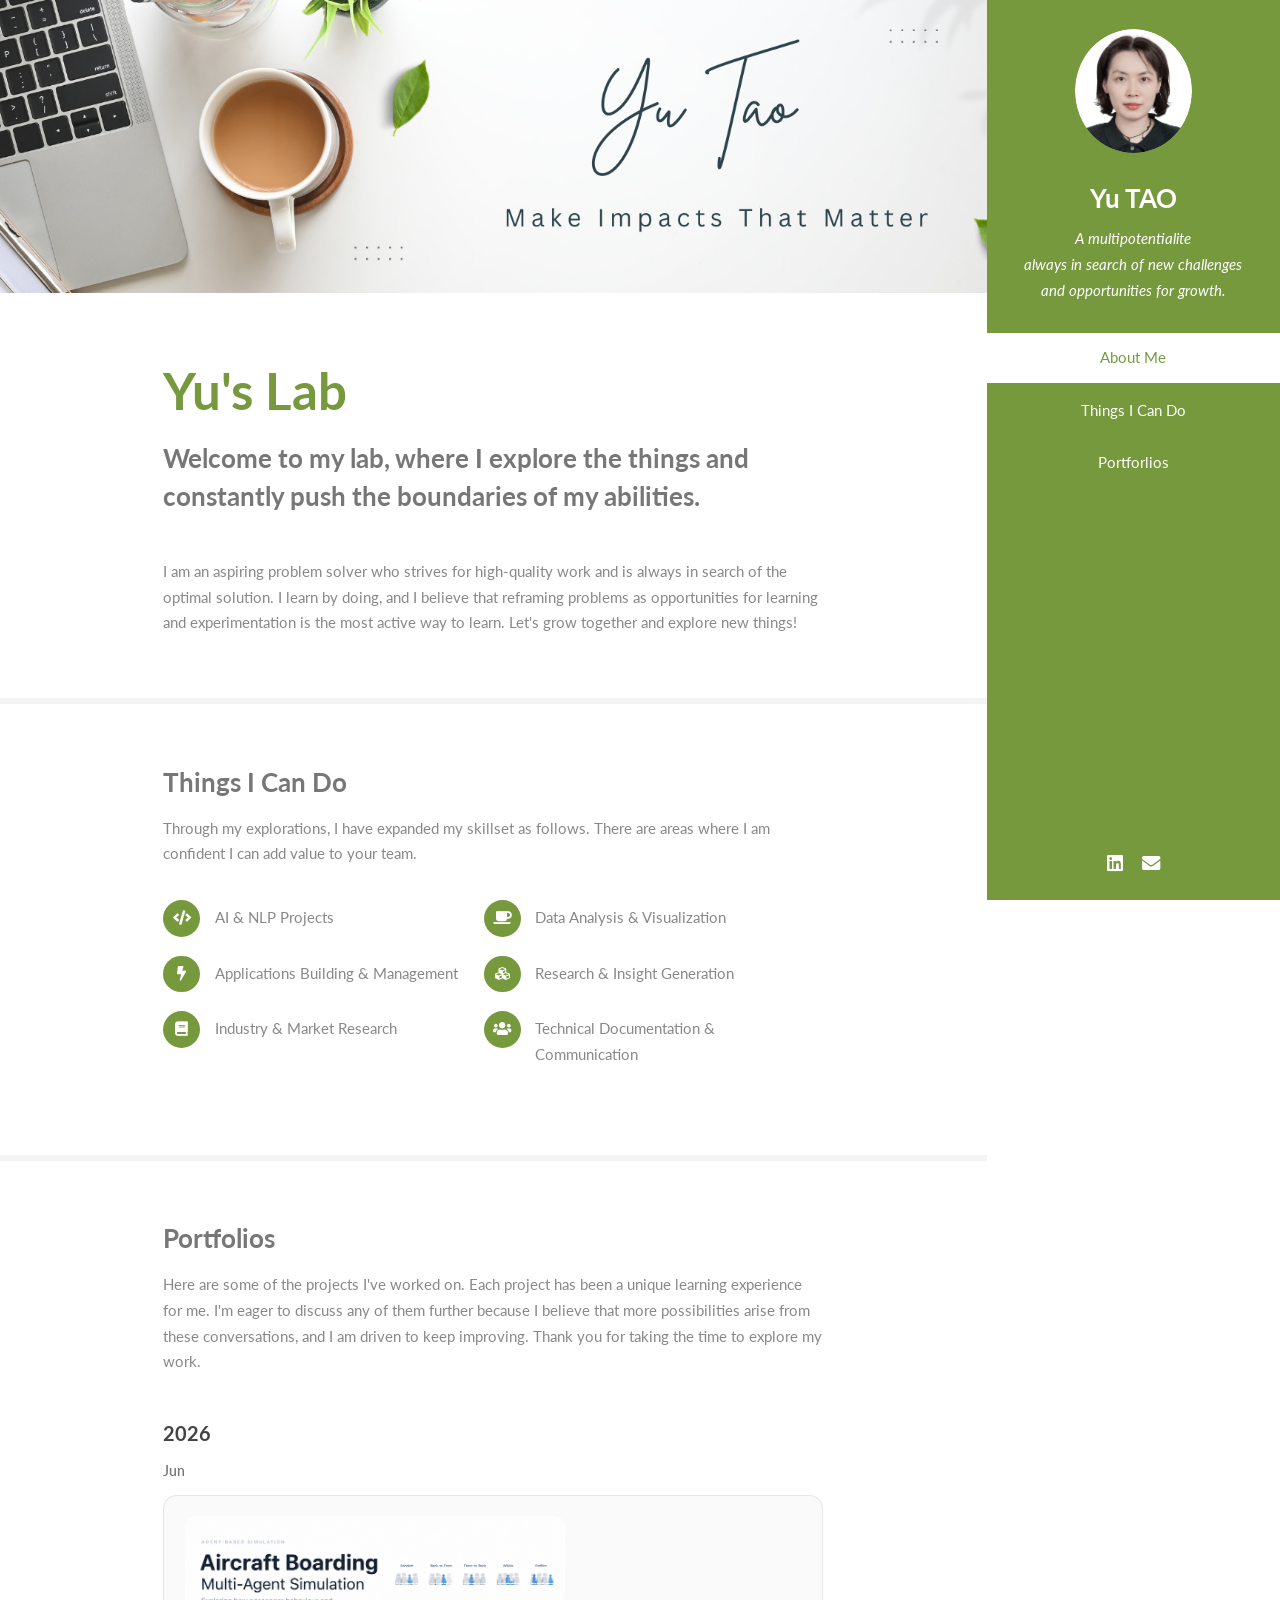
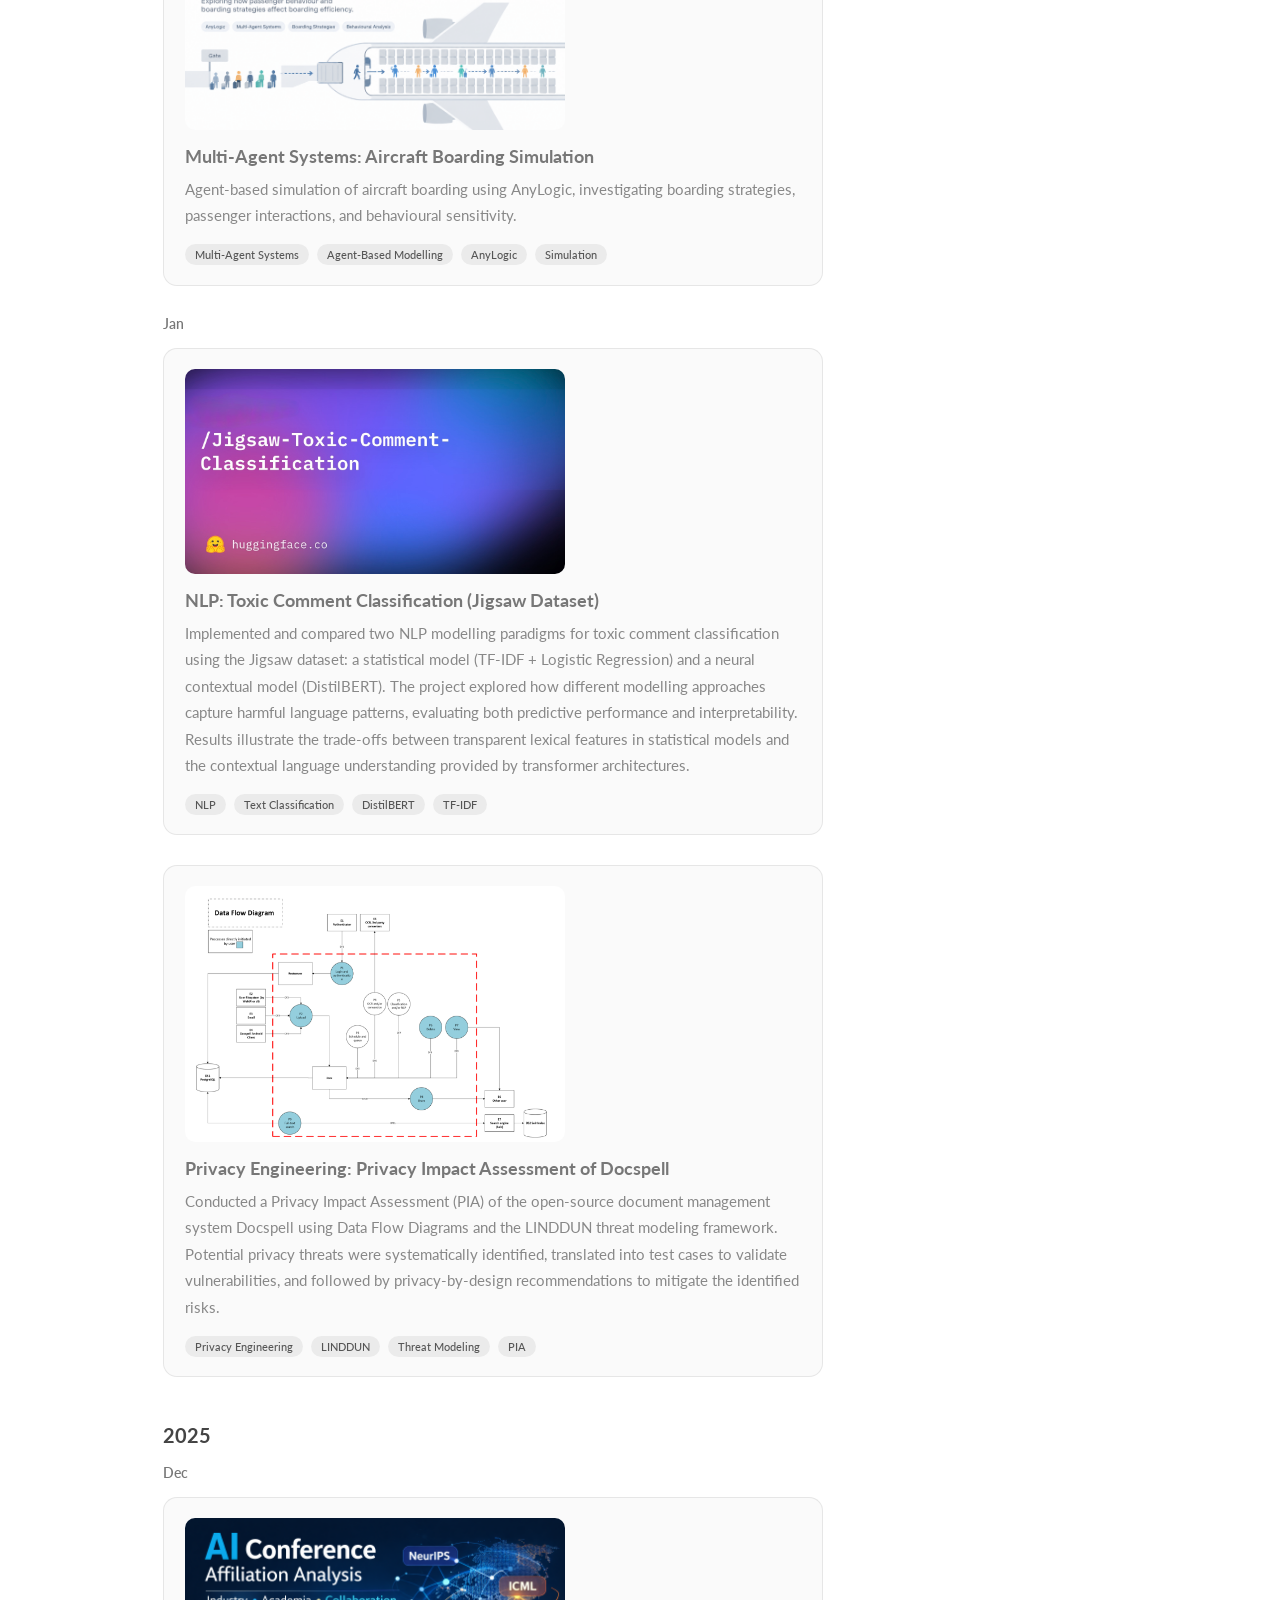
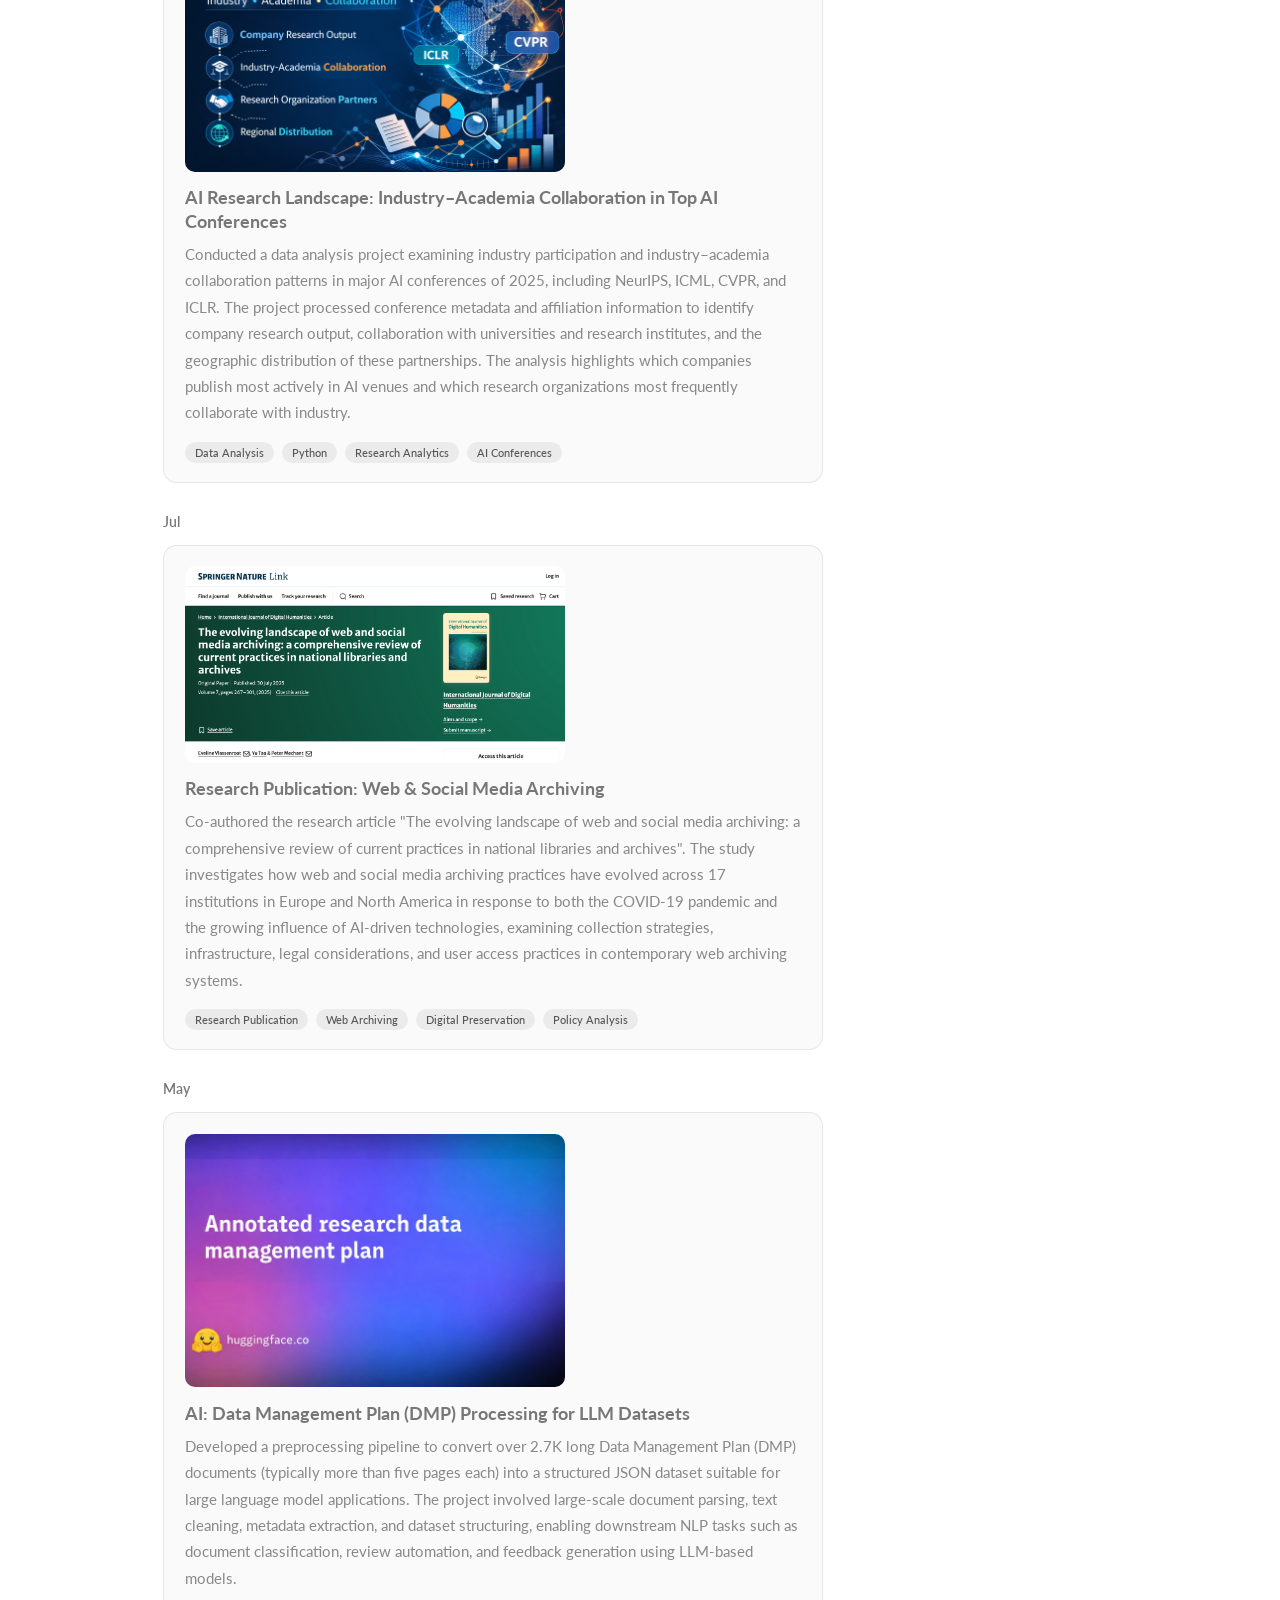
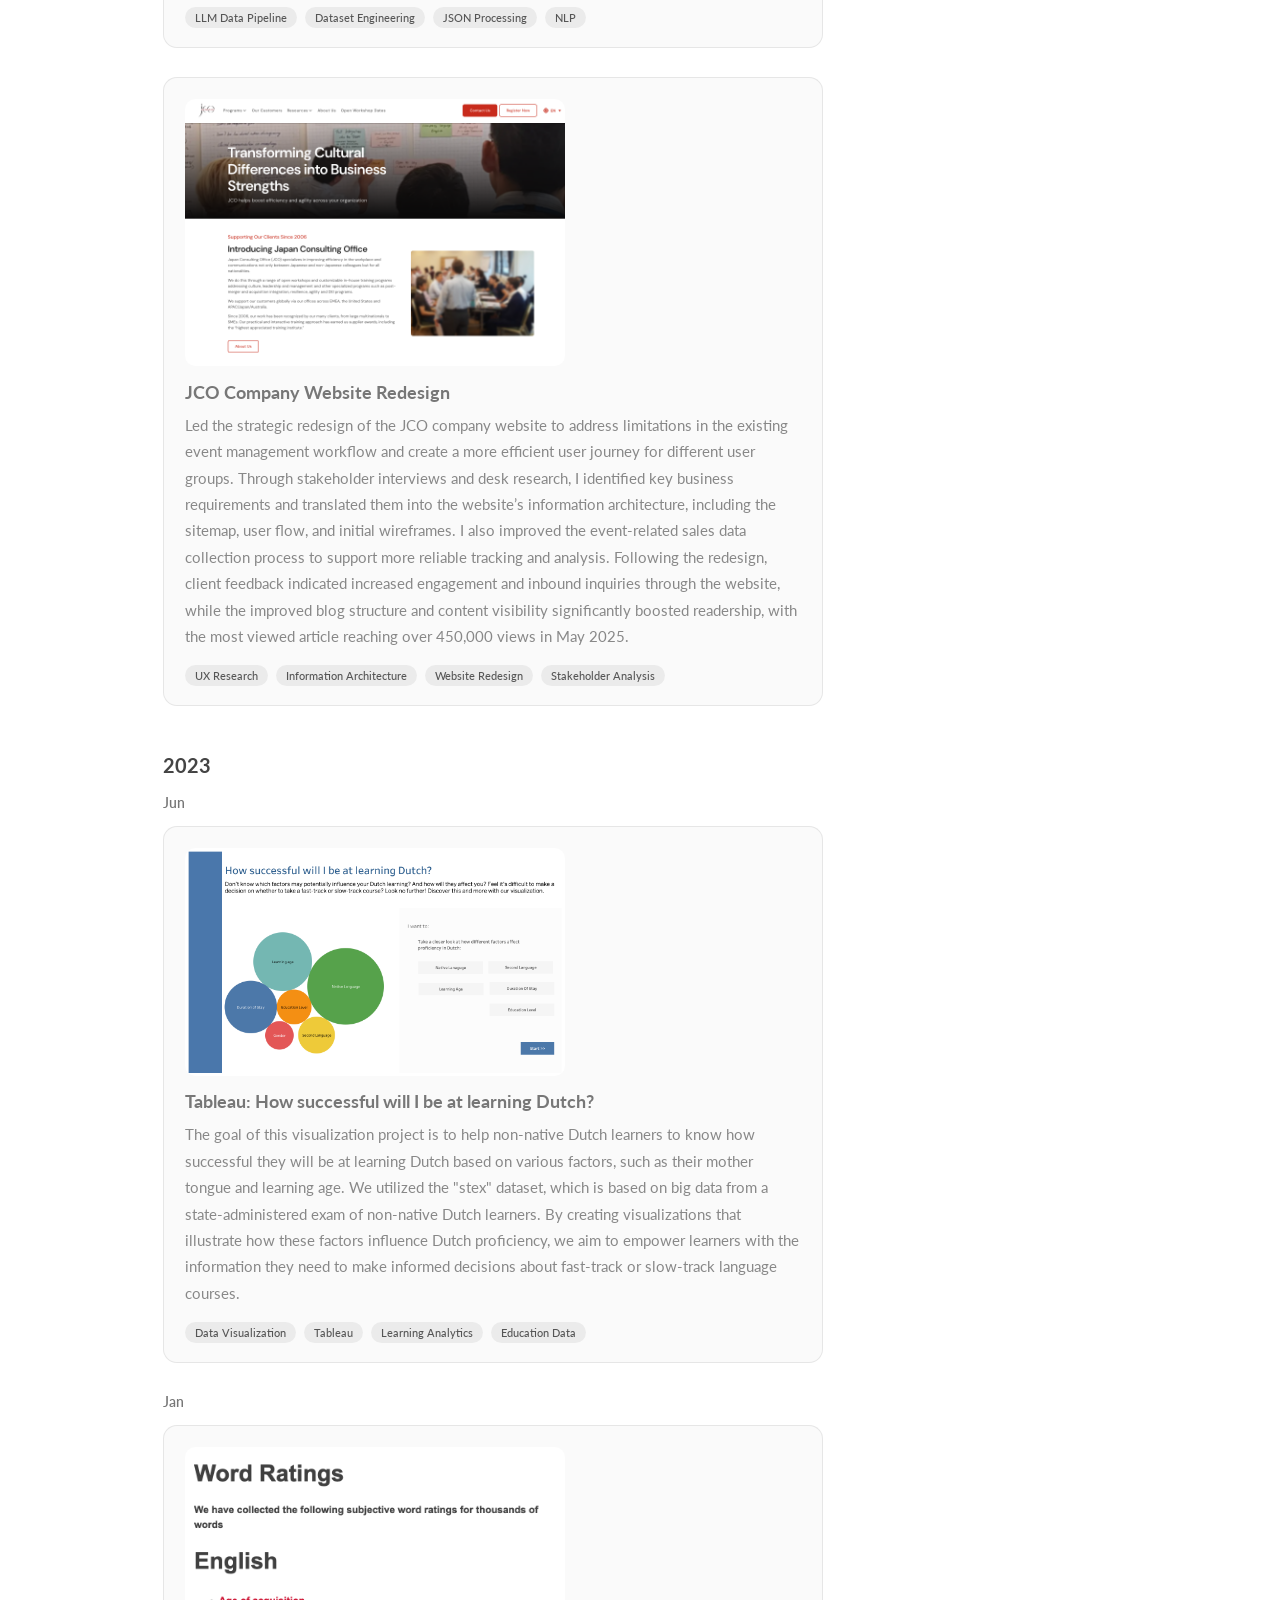
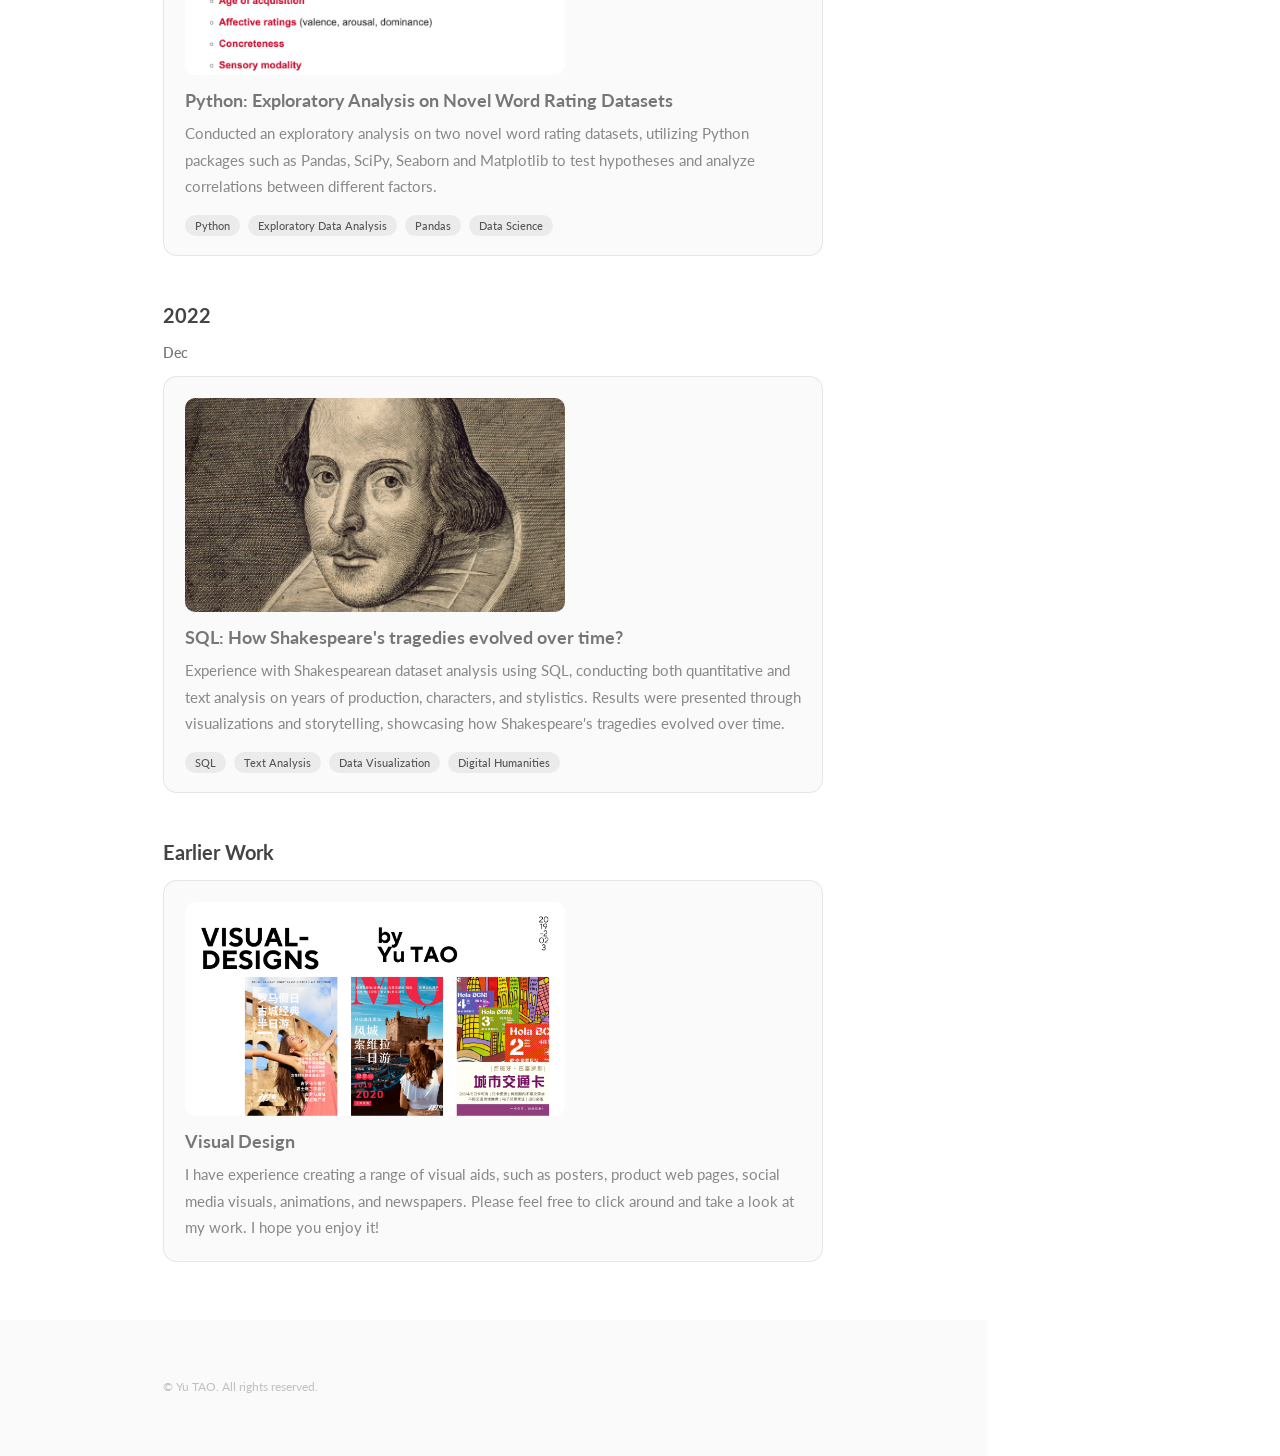
<file: index.html>
<!DOCTYPE HTML>
<!--
	Yu's Lab by HTML5 UP
	html5up.net | @ajlkn
	Free for personal and commercial use under the CCA 3.0 license (html5up.net/license)
-->
<html>
	<head>
		<title>Yu's Lab by HTML5 UP</title>
		<meta charset="utf-8" />
		<meta name="viewport" content="width=device-width, initial-scale=1, user-scalable=no" />
		<link rel="stylesheet" href="assets/css/main.css" />
	</head>
	<body class="is-preload">

		<!-- Header -->
			<section id="header">
				<header>
					<span class="image avatar"><img src="images/avatar.jpg" alt="" /></span>
					<h1 id="logo"><a href="#">Yu TAO</a></h1>
					<p>A multipotentialite<br /> always in search of new challenges and opportunities for growth.</p>
				</header>
				<nav id="nav">
					<ul>
						<li><a href="#one" class="active">About Me</a></li>
						<li><a href="#two">Things I Can Do</a></li>
						<li><a href="#three">Portforlios</a></li>
					</ul>
				</nav>
				<footer>
					<ul class="icons">
						<li><a href="https://www.linkedin.com/in/~yu-tao/" class="icon brands fa-linkedin"><span class="label">Linkedin</span></a></li>
						<li><a href="mailto:yu.tao@student.kuleuven.be " class="icon solid fa-envelope"><span class="label">Email</span></a></li>
					</ul>
				</footer>
			</section>

		<!-- Wrapper -->
			<div id="wrapper">

				<!-- Main -->
					<div id="main">

						<!-- One -->
							<section id="one">
								<div class="image main" data-position="center">
									<img src="images/banner.png" alt="" />
								</div>
								<div class="container">
									<header class="major">
										<h2>Yu's Lab</h2>
										<p>Welcome to my lab, where I explore the things and constantly push the boundaries of my abilities.</p>
									</header>
									<p>I am an aspiring problem solver who strives for high-quality work and is always in search of the optimal solution. I learn by doing, and I believe that reframing problems as opportunities for learning and experimentation is the most active way to learn. Let's grow together and explore new things!</p>
								</div>
							</section>

						<!-- Two -->
							<section id="two">
								<div class="container">
									<h3>Things I Can Do</h3>
									<p>Through my explorations, I have expanded my skillset as follows. There are areas where I am confident I can add value to your team.</p>
									<ul class="feature-icons">
										<li class="icon solid fa-code"> AI & NLP Projects </li>
										<li class="icon solid fa-coffee"> Data Analysis & Visualization </li>
										<li class="icon solid fa-bolt"> Applications Building & Management </li>
										<li class="icon solid fa-cubes"> Research & Insight Generation </li>
										<li class="icon solid fa-book"> Industry & Market Research </li>
										<li class="icon solid fa-users"> Technical Documentation & Communication </li>
									</ul>
								</div>
							</section>

						<!-- Three -->
							<section id="three">
								<div class="container">	
								<h3>Portfolios</h3>
								
								<p>
								Here are some of the projects I've worked on. Each project has been a unique learning experience for me.
								I'm eager to discuss any of them further because I believe that more possibilities arise from these
								conversations, and I am driven to keep improving. Thank you for taking the time to explore my work.
								</p>
								
								<div class="features">
								
								<div class="year-divider">2026</div>

								<div class="month-divider">Jun</div>

								<article>
									<a href="aircraft_boarding_research_showcase.html" class="image">
										<img src="images/aircraft-boarding.jpg" alt="">
									</a>
								
									<div class="inner">
										<h4>
											<a href="aircraft_boarding_research_showcase.html">
												Multi-Agent Systems: Aircraft Boarding Simulation
											</a>
										</h4>
								
										<p>
											Agent-based simulation of aircraft boarding using AnyLogic, investigating
											boarding strategies, passenger interactions, and behavioural sensitivity.
										</p>
								
										<div class="tags">
											<span>Multi-Agent Systems</span>
											<span>Agent-Based Modelling</span>
											<span>AnyLogic</span>
											<span>Simulation</span>
										</div>
									</div>
								</article>

								<div class="month-divider">Jan</div>
								
								<article>
								<a href="https://github.com/Yu-Tao-5/Recent-Work/blob/main/Jigsaw_Toxic_Comment_dataset_Yu_TAO.ipynb" class="image">
								<img src="images/Jigsaw-Toxic-Comment-Classification.jpg" alt="">
								</a>
								<div class="inner">
								<h4>
								<a href="https://github.com/Yu-Tao-5/Recent-Work/blob/main/Jigsaw_Toxic_Comment_dataset_Yu_TAO.ipynb">
								NLP: Toxic Comment Classification (Jigsaw Dataset)
								</a>
								</h4>
								<p>
								Implemented and compared two NLP modelling paradigms for toxic comment classification using the
								Jigsaw dataset: a statistical model (TF-IDF + Logistic Regression) and a neural contextual model
								(DistilBERT). The project explored how different modelling approaches capture harmful language
								patterns, evaluating both predictive performance and interpretability. Results illustrate the
								trade-offs between transparent lexical features in statistical models and the contextual language
								understanding provided by transformer architectures.
								</p>
								<div class="tags">
									<span>NLP</span>
									<span>Text Classification</span>
									<span>DistilBERT</span>
									<span>TF-IDF</span>
								</div>
								</div>
								</article>

								<article>
								<a href="https://github.com/Yu-Tao-5/Recent-Work/blob/main/dospell%20-%20group26_merged.pdf" class="image">
								<img src="images/privacy.jpg" alt="">
								</a>
								<div class="inner">
								<h4>
								<a href="https://github.com/Yu-Tao-5/Recent-Work/blob/main/dospell%20-%20group26_merged.pdf">
								Privacy Engineering: Privacy Impact Assessment of Docspell
								</a>
								</h4>
								<p>
								Conducted a Privacy Impact Assessment (PIA) of the open-source document management system Docspell
								using Data Flow Diagrams and the LINDDUN threat modeling framework. Potential privacy threats were
								systematically identified, translated into test cases to validate vulnerabilities, and followed by
								privacy-by-design recommendations to mitigate the identified risks.
								</p>
								<div class="tags">
									<span>Privacy Engineering</span>
									<span>LINDDUN</span>
									<span>Threat Modeling</span>
									<span>PIA</span>
									</div>
								</div>
								</article>
								
								<div class="year-divider">2025</div>
								
								<div class="month-divider">Dec</div>
								
								<article>
								<a href="https://github.com/Yu-Tao-5/Recent-Work/tree/main/conference-analysis" class="image">
								<img src="images/AI-conference-analysis.jpg" alt="">
								</a>
								<div class="inner">
								<h4>
								<a href="https://github.com/Yu-Tao-5/Recent-Work/tree/main/conference-analysis">
								AI Research Landscape: Industry–Academia Collaboration in Top AI Conferences
								</a>
								</h4>
								<p>
								Conducted a data analysis project examining industry participation and industry–academia 
								collaboration patterns in major AI conferences of 2025, including NeurIPS, ICML, CVPR, and ICLR. 
								The project processed conference metadata and affiliation information to identify company 
								research output, collaboration with universities and research institutes, and the geographic 
								distribution of these partnerships. The analysis highlights which companies publish most actively in AI venues and which 
								research organizations most frequently collaborate with industry.
								</p>
								<div class="tags">
									<span>Data Analysis</span>
									<span>Python</span>
									<span>Research Analytics</span>
									<span>AI Conferences</span>
									</div>
								</div>
								</article>
								
								<div class="month-divider">Jul</div>
								
								<article>
								<a href="https://rdcu.be/eyBNk" class="image">
								<img src="images/digital-archiving.jpg" alt="">
								</a>
								<div class="inner">
								<h4>
								<a href="https://rdcu.be/eyBNk">
								Research Publication: Web & Social Media Archiving
								</a>
								</h4>
								<p>
								Co-authored the research article "The evolving landscape of web and social media archiving:
								a comprehensive review of current practices in national libraries and archives".
								The study investigates how web and social media archiving practices have evolved across
								17 institutions in Europe and North America in response to both the COVID-19 pandemic
								and the growing influence of AI-driven technologies, examining collection strategies,
								infrastructure, legal considerations, and user access practices in contemporary web archiving systems.
								</p>
								<div class="tags">
									<span>Research Publication</span>
									<span>Web Archiving</span>
									<span>Digital Preservation</span>
									<span>Policy Analysis</span>
									</div>
								</div>
								</article>
								
								
								<div class="month-divider">May</div>

								<article>
								<a href="https://github.com/Yu-Tao-5/DMP" class="image">
								<img src="images/DMP-AI-Processing.jpg" alt="">
								</a>
								<div class="inner">
								<h4>
								<a href="https://github.com/Yu-Tao-5/DMP">
								AI: Data Management Plan (DMP) Processing for LLM Datasets
								</a>
								</h4>
								<p>
								Developed a preprocessing pipeline to convert over 2.7K long Data Management Plan (DMP) documents 
								(typically more than five pages each) into a structured JSON dataset suitable for large language 
								model applications. The project involved large-scale document parsing, text cleaning, metadata 
								extraction, and dataset structuring, enabling downstream NLP tasks such as document classification, 
								review automation, and feedback generation using LLM-based models.
								</p>
								<div class="tags">
									<span>LLM Data Pipeline</span>
									<span>Dataset Engineering</span>
									<span>JSON Processing</span>
									<span>NLP</span>
									</div>
								</div>
								</article>
								
								<article>
								<a href="https://www.japanconsultingoffice.com" class="image">
								<img src="images/jco.jpg" alt="">
								</a>
								<div class="inner">
								<h4>
								<a href="https://www.japanconsultingoffice.com">
								JCO Company Website Redesign
								</a>
								</h4>
								<p>
								Led the strategic redesign of the JCO company website to address limitations in the existing event
								management workflow and create a more efficient user journey for different user groups. Through
								stakeholder interviews and desk research, I identified key business requirements and translated them
								into the website’s information architecture, including the sitemap, user flow, and initial wireframes.
								I also improved the event-related sales data collection process to support more reliable tracking and
								analysis. Following the redesign, client feedback indicated increased engagement and inbound inquiries
								through the website, while the improved blog structure and content visibility significantly boosted
								readership, with the most viewed article reaching over 450,000 views in May 2025.
								</p>
								<div class="tags">
									<span>UX Research</span>
									<span>Information Architecture</span>
									<span>Website Redesign</span>
									<span>Stakeholder Analysis</span>
									</div>
								</div>
								</article>
								
								
								<div class="year-divider">2023</div>
								
								<div class="month-divider">Jun</div>
								
								<article>
								<a href="https://github.com/Yu-Tao-5/Recent-Work/tree/main/Data_Visualization_Project" class="image">
								<img src="images/pic05.png" alt="">
								</a>
								<div class="inner">
								<h4>
								<a href="https://github.com/Yu-Tao-5/Recent-Work/tree/main/Data_Visualization_Project">
								Tableau: How successful will I be at learning Dutch?
								</a>
								</h4>
								<p>
								The goal of this visualization project is to help non-native Dutch learners to know how successful
								they will be at learning Dutch based on various factors, such as their mother tongue and learning age.
								We utilized the "stex" dataset, which is based on big data from a state-administered exam of non-native
								Dutch learners. By creating visualizations that illustrate how these factors influence Dutch
								proficiency, we aim to empower learners with the information they need to make informed decisions
								about fast-track or slow-track language courses.
								</p>
								<div class="tags">
									<span>Data Visualization</span>
									<span>Tableau</span>
									<span>Learning Analytics</span>
									<span>Education Data</span>
									</div>
								</div>
								</article>
								
								
								<div class="month-divider">Jan</div>
								
								<article>
								<a href="https://github.com/Yu-Tao-5/Recent-Work/blob/main/Project_Yu_TAO.ipynb" class="image">
								<img src="images/pic02.png" alt="">
								</a>
								<div class="inner">
								<h4>
								<a href="https://github.com/Yu-Tao-5/Recent-Work/blob/main/Project_Yu_TAO.ipynb">
								Python: Exploratory Analysis on Novel Word Rating Datasets
								</a>
								</h4>
								<p>
								Conducted an exploratory analysis on two novel word rating datasets, utilizing Python packages such
								as Pandas, SciPy, Seaborn and Matplotlib to test hypotheses and analyze correlations between
								different factors.
								</p>
								<div class="tags">
									<span>Python</span>
									<span>Exploratory Data Analysis</span>
									<span>Pandas</span>
									<span>Data Science</span>
									</div>
								</div>
								</article>
								
								
								<div class="year-divider">2022</div>
								
								<div class="month-divider">Dec</div>
								
								<article>
								<a href="https://github.com/Yu-Tao-5/Recent-Work/blob/main/Final_Project_Shakespeare.ipynb" class="image">
								<img src="images/pic01.jpg" alt="">
								</a>
								<div class="inner">
								<h4>
								<a href="https://github.com/Yu-Tao-5/Recent-Work/blob/main/Final_Project_Shakespeare.ipynb">
								SQL: How Shakespeare's tragedies evolved over time?
								</a>
								</h4>
								<p>
								Experience with Shakespearean dataset analysis using SQL, conducting both quantitative and text
								analysis on years of production, characters, and stylistics. Results were presented through
								visualizations and storytelling, showcasing how Shakespeare's tragedies evolved over time.
								</p>
								<div class="tags">
									<span>SQL</span>
									<span>Text Analysis</span>
									<span>Data Visualization</span>
									<span>Digital Humanities</span>
									</div>
								</div>
								</article>
								
								
								<div class="year-divider">Earlier Work</div>
								
								<article>
								<a href="https://yutao.my.canva.site" class="image">
								<img src="images/pic06.png" alt="">
								</a>
								<div class="inner">
								<h4>
								<a href="https://yutao.my.canva.site">
								Visual Design
								</a>
								</h4>
								<p>
								I have experience creating a range of visual aids, such as posters, product web pages,
								social media visuals, animations, and newspapers. Please feel free to click around and
								take a look at my work. I hope you enjoy it!
								</p>
								</div>
								</article>
								
								
								</div>
								</div>
								</section>

						<!-- Five -->
						<!--
							<section id="five">
								<div class="container">
									<h3>Elements</h3>
									<section>
										<h4>Text</h4>
							
										<p>This is <b>bold</b> and this is <strong>strong</strong>. This is <i>italic</i> and this is <em>emphasized</em>.
										This is <sup>superscript</sup> text and this is <sub>subscript</sub> text.
										This is <u>underlined</u> and this is code: <code>for (;;) { ... }</code>. Finally, <a href="#">this is a link</a>.</p>
										<hr />
										<header>
											<h4>Heading with a Subtitle</h4>
											<p>Lorem ipsum dolor sit amet nullam id egestas urna aliquam</p>
										</header>
										<p>Nunc lacinia ante nunc ac lobortis. Interdum adipiscing gravida odio porttitor sem non mi integer non faucibus ornare mi ut ante amet placerat aliquet. Volutpat eu sed ante lacinia sapien lorem accumsan varius montes viverra nibh in adipiscing blandit tempus accumsan.</p>
										<header>
											<h5>Heading with a Subtitle</h5>
											<p>Lorem ipsum dolor sit amet nullam id egestas urna aliquam</p>
										</header>
										<p>Nunc lacinia ante nunc ac lobortis. Interdum adipiscing gravida odio porttitor sem non mi integer non faucibus ornare mi ut ante amet placerat aliquet. Volutpat eu sed ante lacinia sapien lorem accumsan varius montes viverra nibh in adipiscing blandit tempus accumsan.</p>
										<hr />
										<h2>Heading Level 2</h2>
										<h3>Heading Level 3</h3>
										<h4>Heading Level 4</h4>
										<h5>Heading Level 5</h5>
										<h6>Heading Level 6</h6>
										<hr />
										<h5>Blockquote</h5>
										<blockquote>Fringilla nisl. Donec accumsan interdum nisi, quis tincidunt felis sagittis eget tempus euismod. Vestibulum ante ipsum primis in faucibus vestibulum. Blandit adipiscing eu felis iaculis volutpat ac adipiscing accumsan faucibus. Vestibulum ante ipsum primis in faucibus lorem ipsum dolor sit amet nullam adipiscing eu felis.</blockquote>
										<h5>Preformatted</h5>
										<pre><code>i = 0;

while (!deck.isInOrder()) {
    print 'Iteration ' + i;
    deck.shuffle();
    i++;
}

print 'It took ' + i + ' iterations to sort the deck.';</code></pre>
									</section>

									<section>
										<h4>Lists</h4>
										<div class="row">
											<div class="col-6 col-12-xsmall">
												<h5>Unordered</h5>
												<ul>
													<li>Dolor pulvinar etiam magna etiam.</li>
													<li>Sagittis adipiscing lorem eleifend.</li>
													<li>Felis enim feugiat dolore viverra.</li>
												</ul>
												<h5>Alternate</h5>
												<ul class="alt">
													<li>Dolor pulvinar etiam magna etiam.</li>
													<li>Sagittis adipiscing lorem eleifend.</li>
													<li>Felis enim feugiat dolore viverra.</li>
												</ul>
											</div>
											<div class="col-6 col-12-xsmall">
												<h5>Ordered</h5>
												<ol>
													<li>Dolor pulvinar etiam magna etiam.</li>
													<li>Etiam vel felis at lorem sed viverra.</li>
													<li>Felis enim feugiat dolore viverra.</li>
													<li>Dolor pulvinar etiam magna etiam.</li>
													<li>Etiam vel felis at lorem sed viverra.</li>
													<li>Felis enim feugiat dolore viverra.</li>
												</ol>
												<h5>Icons</h5>
												<ul class="icons">
													<li><a href="#" class="icon brands fa-twitter"><span class="label">Twitter</span></a></li>
													<li><a href="#" class="icon brands fa-facebook-f"><span class="label">Facebook</span></a></li>
													<li><a href="#" class="icon brands fa-instagram"><span class="label">Instagram</span></a></li>
													<li><a href="#" class="icon brands fa-github"><span class="label">Github</span></a></li>
													<li><a href="#" class="icon brands fa-dribbble"><span class="label">Dribbble</span></a></li>
													<li><a href="#" class="icon brands fa-tumblr"><span class="label">Tumblr</span></a></li>
												</ul>
											</div>
										</div>
										<h5>Actions</h5>
										<ul class="actions">
											<li><a href="#" class="button primary">Default</a></li>
											<li><a href="#" class="button">Default</a></li>
											<li><a href="#" class="button alt">Default</a></li>
										</ul>
										<ul class="actions small">
											<li><a href="#" class="button primary small">Small</a></li>
											<li><a href="#" class="button small">Small</a></li>
											<li><a href="#" class="button alt small">Small</a></li>
										</ul>
										<div class="row">
											<div class="col-3 col-6-medium col-12-xsmall">
												<ul class="actions stacked">
													<li><a href="#" class="button primary">Default</a></li>
													<li><a href="#" class="button">Default</a></li>
													<li><a href="#" class="button alt">Default</a></li>
												</ul>
											</div>
											<div class="col-3 col-6 col-12-xsmall">
												<ul class="actions stacked">
													<li><a href="#" class="button primary small">Small</a></li>
													<li><a href="#" class="button small">Small</a></li>
													<li><a href="#" class="button alt small">Small</a></li>
												</ul>
											</div>
											<div class="col-3 col-6-medium col-12-xsmall">
												<ul class="actions stacked">
													<li><a href="#" class="button primary fit">Default</a></li>
													<li><a href="#" class="button fit">Default</a></li>
													<li><a href="#" class="button alt fit">Default</a></li>
												</ul>
											</div>
											<div class="col-3 col-6-medium col-12-xsmall">
												<ul class="actions stacked">
													<li><a href="#" class="button primary small fit">Small</a></li>
													<li><a href="#" class="button small fit">Small</a></li>
													<li><a href="#" class="button alt small fit">Small</a></li>
												</ul>
											</div>
										</div>
									</section>

									<section>
										<h4>Table</h4>
										<h5>Default</h5>
										<div class="table-wrapper">
											<table>
												<thead>
													<tr>
														<th>Name</th>
														<th>Description</th>
														<th>Price</th>
													</tr>
												</thead>
												<tbody>
													<tr>
														<td>Item One</td>
														<td>Ante turpis integer aliquet porttitor.</td>
														<td>29.99</td>
													</tr>
													<tr>
														<td>Item Two</td>
														<td>Vis ac commodo adipiscing arcu aliquet.</td>
														<td>19.99</td>
													</tr>
													<tr>
														<td>Item Three</td>
														<td> Morbi faucibus arcu accumsan lorem.</td>
														<td>29.99</td>
													</tr>
													<tr>
														<td>Item Four</td>
														<td>Vitae integer tempus condimentum.</td>
														<td>19.99</td>
													</tr>
													<tr>
														<td>Item Five</td>
														<td>Ante turpis integer aliquet porttitor.</td>
														<td>29.99</td>
													</tr>
												</tbody>
												<tfoot>
													<tr>
														<td colspan="2"></td>
														<td>100.00</td>
													</tr>
												</tfoot>
											</table>
										</div>

										<h5>Alternate</h5>
										<div class="table-wrapper">
											<table class="alt">
												<thead>
													<tr>
														<th>Name</th>
														<th>Description</th>
														<th>Price</th>
													</tr>
												</thead>
												<tbody>
													<tr>
														<td>Item One</td>
														<td>Ante turpis integer aliquet porttitor.</td>
														<td>29.99</td>
													</tr>
													<tr>
														<td>Item Two</td>
														<td>Vis ac commodo adipiscing arcu aliquet.</td>
														<td>19.99</td>
													</tr>
													<tr>
														<td>Item Three</td>
														<td> Morbi faucibus arcu accumsan lorem.</td>
														<td>29.99</td>
													</tr>
													<tr>
														<td>Item Four</td>
														<td>Vitae integer tempus condimentum.</td>
														<td>19.99</td>
													</tr>
													<tr>
														<td>Item Five</td>
														<td>Ante turpis integer aliquet porttitor.</td>
														<td>29.99</td>
													</tr>
												</tbody>
												<tfoot>
													<tr>
														<td colspan="2"></td>
														<td>100.00</td>
													</tr>
												</tfoot>
											</table>
										</div>
									</section>

									<section>
										<h4>Buttons</h4>
										<ul class="actions">
											<li><a href="#" class="button primary">Primary</a></li>
											<li><a href="#" class="button">Default</a></li>
											<li><a href="#" class="button alt">Alternate</a></li>
										</ul>
										<ul class="actions">
											<li><a href="#" class="button primary large">Large</a></li>
											<li><a href="#" class="button">Default</a></li>
											<li><a href="#" class="button alt small">Small</a></li>
										</ul>
										<ul class="actions fit">
											<li><a href="#" class="button primary fit">Fit</a></li>
											<li><a href="#" class="button fit">Fit</a></li>
											<li><a href="#" class="button alt fit">Fit</a></li>
										</ul>
										<ul class="actions fit small">
											<li><a href="#" class="button primary fit small">Fit + Small</a></li>
											<li><a href="#" class="button fit small">Fit + Small</a></li>
											<li><a href="#" class="button alt fit small">Fit + Small</a></li>
										</ul>
										<ul class="actions">
											<li><a href="#" class="button primary icon solid fa-download">Icon</a></li>
											<li><a href="#" class="button icon solid fa-download">Icon</a></li>
											<li><a href="#" class="button alt icon solid fa-check">Icon</a></li>
										</ul>
										<ul class="actions">
											<li><span class="button primary disabled">Primary</span></li>
											<li><span class="button disabled">Default</span></li>
											<li><span class="button alt disabled">Alternate</span></li>
										</ul>
									</section>

									<section>
										<h4>Form</h4>
										<form method="post" action="#">
											<div class="row gtr-uniform">
												<div class="col-6 col-12-xsmall">
													<input type="text" name="demo-name" id="demo-name" value="" placeholder="Name" />
												</div>
												<div class="col-6 col-12-xsmall">
													<input type="email" name="demo-email" id="demo-email" value="" placeholder="Email" />
												</div>
												<div class="col-12">
													<select name="demo-category" id="demo-category">
														<option value="">- Category -</option>
														<option value="1">Manufacturing</option>
														<option value="1">Shipping</option>
														<option value="1">Administration</option>
														<option value="1">Human Resources</option>
													</select>
												</div>
												<div class="col-4 col-12-medium">
													<input type="radio" id="demo-priority-low" name="demo-priority" checked>
													<label for="demo-priority-low">Low Priority</label>
												</div>
												<div class="col-4 col-12-medium">
													<input type="radio" id="demo-priority-normal" name="demo-priority">
													<label for="demo-priority-normal">Normal Priority</label>
												</div>
												<div class="col-4 col-12-medium">
													<input type="radio" id="demo-priority-high" name="demo-priority">
													<label for="demo-priority-high">High Priority</label>
												</div>
												<div class="col-6 col-12-medium">
													<input type="checkbox" id="demo-copy" name="demo-copy">
													<label for="demo-copy">Email me a copy of this message</label>
												</div>
												<div class="col-6 col-12-medium">
													<input type="checkbox" id="demo-human" name="demo-human" checked>
													<label for="demo-human">I am a human and not a robot</label>
												</div>
												<div class="col-12">
													<textarea name="demo-message" id="demo-message" placeholder="Enter your message" rows="6"></textarea>
												</div>
												<div class="col-12">
													<ul class="actions">
														<li><input type="submit" value="Send Message" /></li>
														<li><input type="reset" value="Reset" class="alt" /></li>
													</ul>
												</div>
											</div>
										</form>
									</section>

									<section>
										<h4>Image</h4>
										<h5>Fit</h5>
										<span class="image fit"><img src="images/banner.jpg" alt="" /></span>
										<div class="box alt">
											<div class="row gtr-50 gtr-uniform">
												<div class="col-4"><span class="image fit"><img src="images/pic01.jpg" alt="" /></span></div>
												<div class="col-4"><span class="image fit"><img src="images/pic02.jpg" alt="" /></span></div>
												<div class="col-4"><span class="image fit"><img src="images/pic03.jpg" alt="" /></span></div>
												<div class="col-4"><span class="image fit"><img src="images/pic02.jpg" alt="" /></span></div>
												<div class="col-4"><span class="image fit"><img src="images/pic03.jpg" alt="" /></span></div>
												<div class="col-4"><span class="image fit"><img src="images/pic01.jpg" alt="" /></span></div>
												<div class="col-4"><span class="image fit"><img src="images/pic03.jpg" alt="" /></span></div>
												<div class="col-4"><span class="image fit"><img src="images/pic01.jpg" alt="" /></span></div>
												<div class="col-4"><span class="image fit"><img src="images/pic02.jpg" alt="" /></span></div>
											</div>
										</div>
										<h5>Left &amp; Right</h5>
										<p><span class="image left"><img src="images/avatar.jpg" alt="" /></span>Fringilla nisl. Donec accumsan interdum nisi, quis tincidunt felis sagittis eget. tempus euismod. Vestibulum ante ipsum primis in faucibus vestibulum. Blandit adipiscing eu felis iaculis volutpat ac adipiscing accumsan eu faucibus. Integer ac pellentesque praesent tincidunt felis sagittis eget. tempus euismod. Vestibulum ante ipsum primis in faucibus vestibulum. Blandit adipiscing eu felis iaculis volutpat ac adipiscing accumsan eu faucibus. Integer ac pellentesque praesent. Donec accumsan interdum nisi, quis tincidunt felis sagittis eget. tempus euismod. Vestibulum ante ipsum primis in faucibus vestibulum. Blandit adipiscing eu felis iaculis volutpat ac adipiscing accumsan eu faucibus. Integer ac pellentesque praesent tincidunt felis sagittis eget. tempus euismod. Vestibulum ante ipsum primis in faucibus vestibulum. Blandit adipiscing eu felis iaculis volutpat ac adipiscing accumsan eu faucibus. Integer ac pellentesque praesent.</p>
										<p><span class="image right"><img src="images/avatar.jpg" alt="" /></span>Fringilla nisl. Donec accumsan interdum nisi, quis tincidunt felis sagittis eget. tempus euismod. Vestibulum ante ipsum primis in faucibus vestibulum. Blandit adipiscing eu felis iaculis volutpat ac adipiscing accumsan eu faucibus. Integer ac pellentesque praesent tincidunt felis sagittis eget. tempus euismod. Vestibulum ante ipsum primis in faucibus vestibulum. Blandit adipiscing eu felis iaculis volutpat ac adipiscing accumsan eu faucibus. Integer ac pellentesque praesent. Donec accumsan interdum nisi, quis tincidunt felis sagittis eget. tempus euismod. Vestibulum ante ipsum primis in faucibus vestibulum. Blandit adipiscing eu felis iaculis volutpat ac adipiscing accumsan eu faucibus. Integer ac pellentesque praesent tincidunt felis sagittis eget. tempus euismod. Vestibulum ante ipsum primis in faucibus vestibulum. Blandit adipiscing eu felis iaculis volutpat ac adipiscing accumsan eu faucibus. Integer ac pellentesque praesent.</p>
									</section>

								</div>
							</section>
						-->

					</div>

				<!-- Footer -->
					<section id="footer">
						<div class="container">
							<ul class="copyright">
								<li>&copy; Yu TAO. All rights reserved.</li>
							</ul>
						</div>
					</section>

			</div>

		<!-- Scripts -->
			<script src="assets/js/jquery.min.js"></script>
			<script src="assets/js/jquery.scrollex.min.js"></script>
			<script src="assets/js/jquery.scrolly.min.js"></script>
			<script src="assets/js/browser.min.js"></script>
			<script src="assets/js/breakpoints.min.js"></script>
			<script src="assets/js/util.js"></script>
			<script src="assets/js/main.js"></script>

	</body>
</html>
</file>
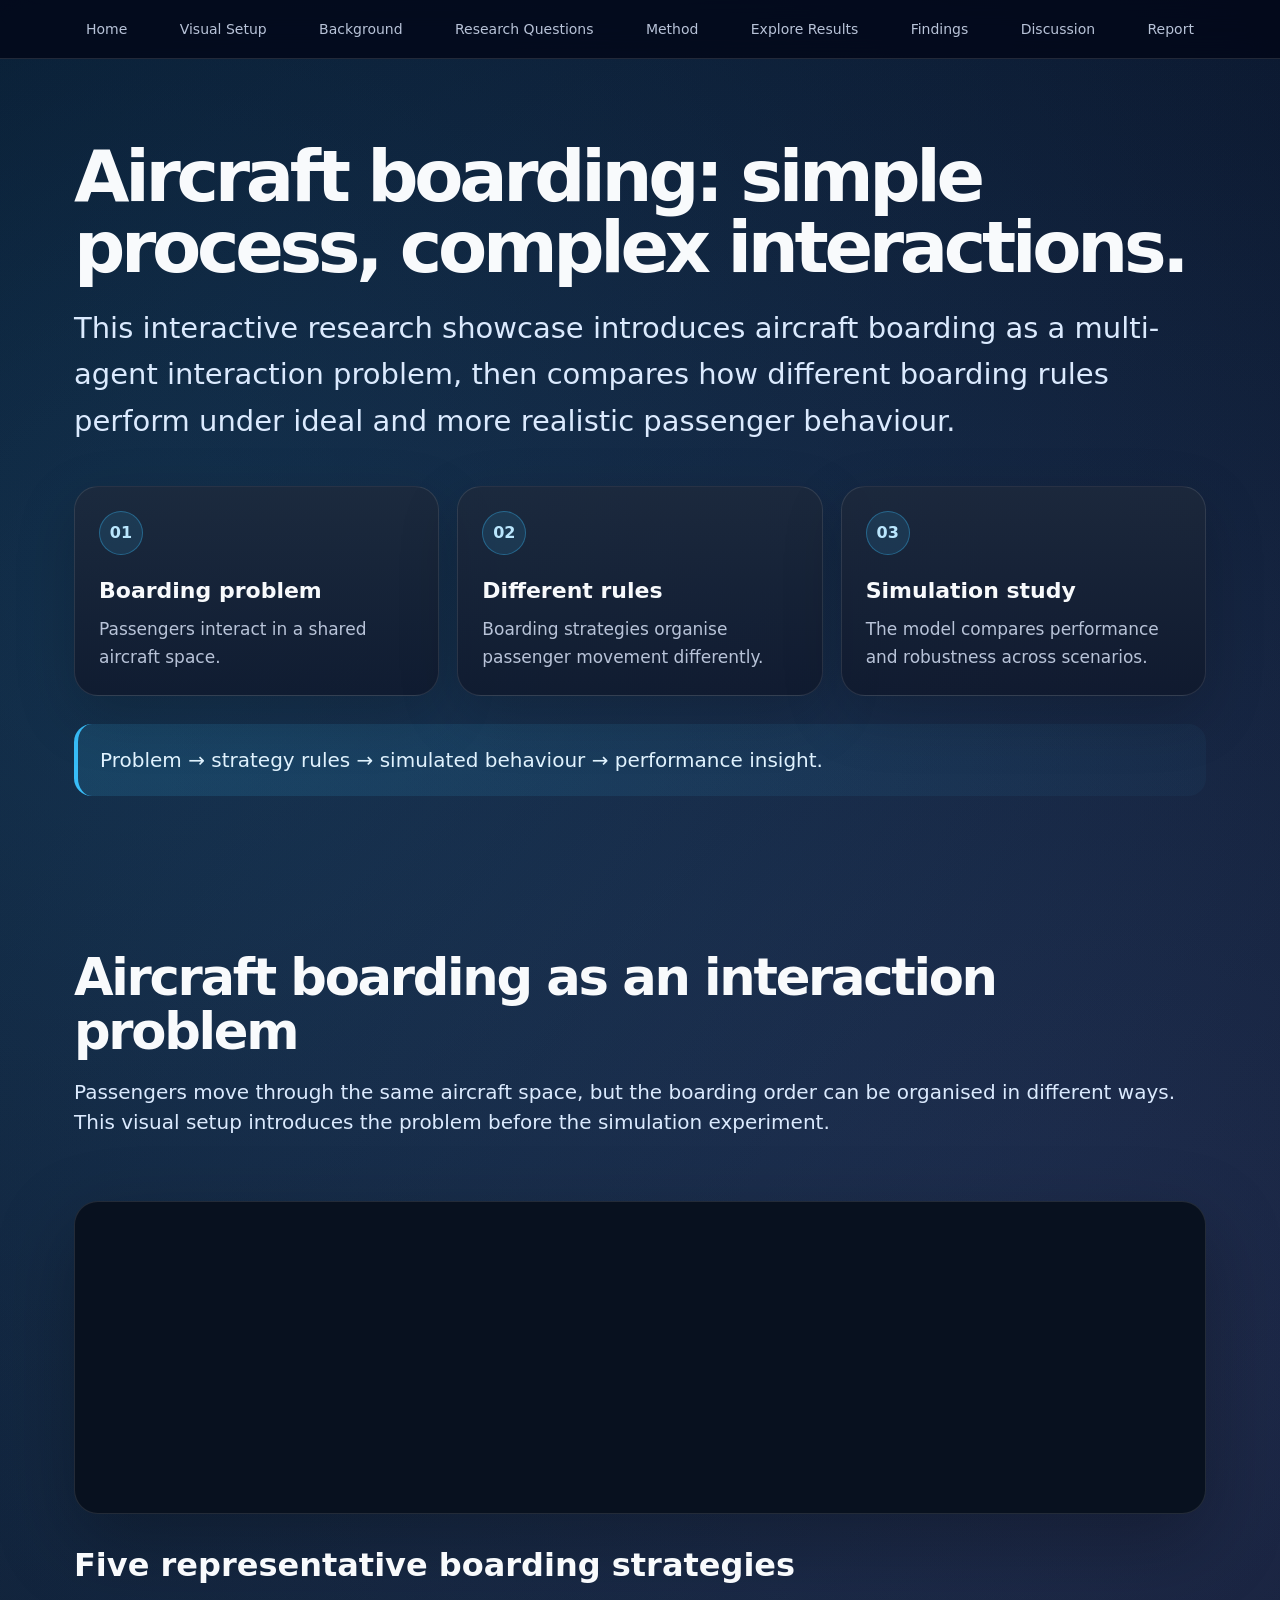
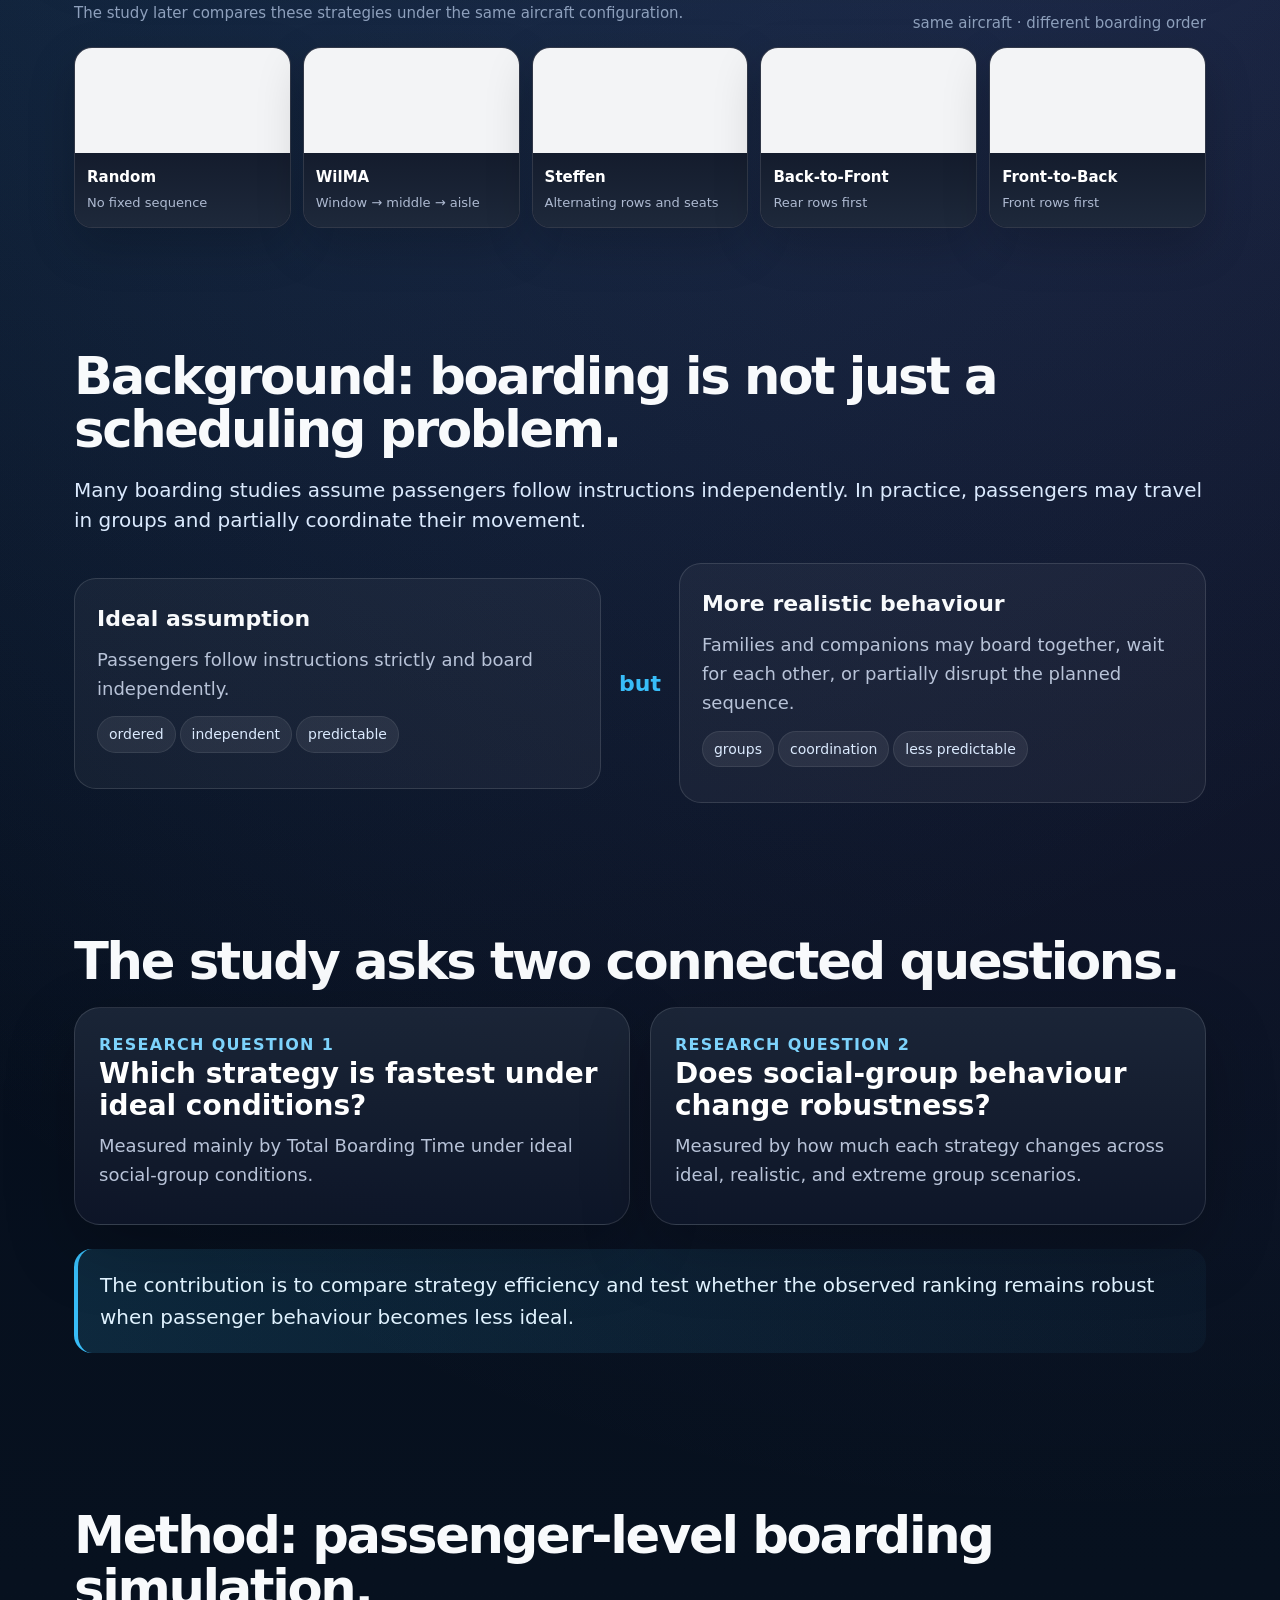
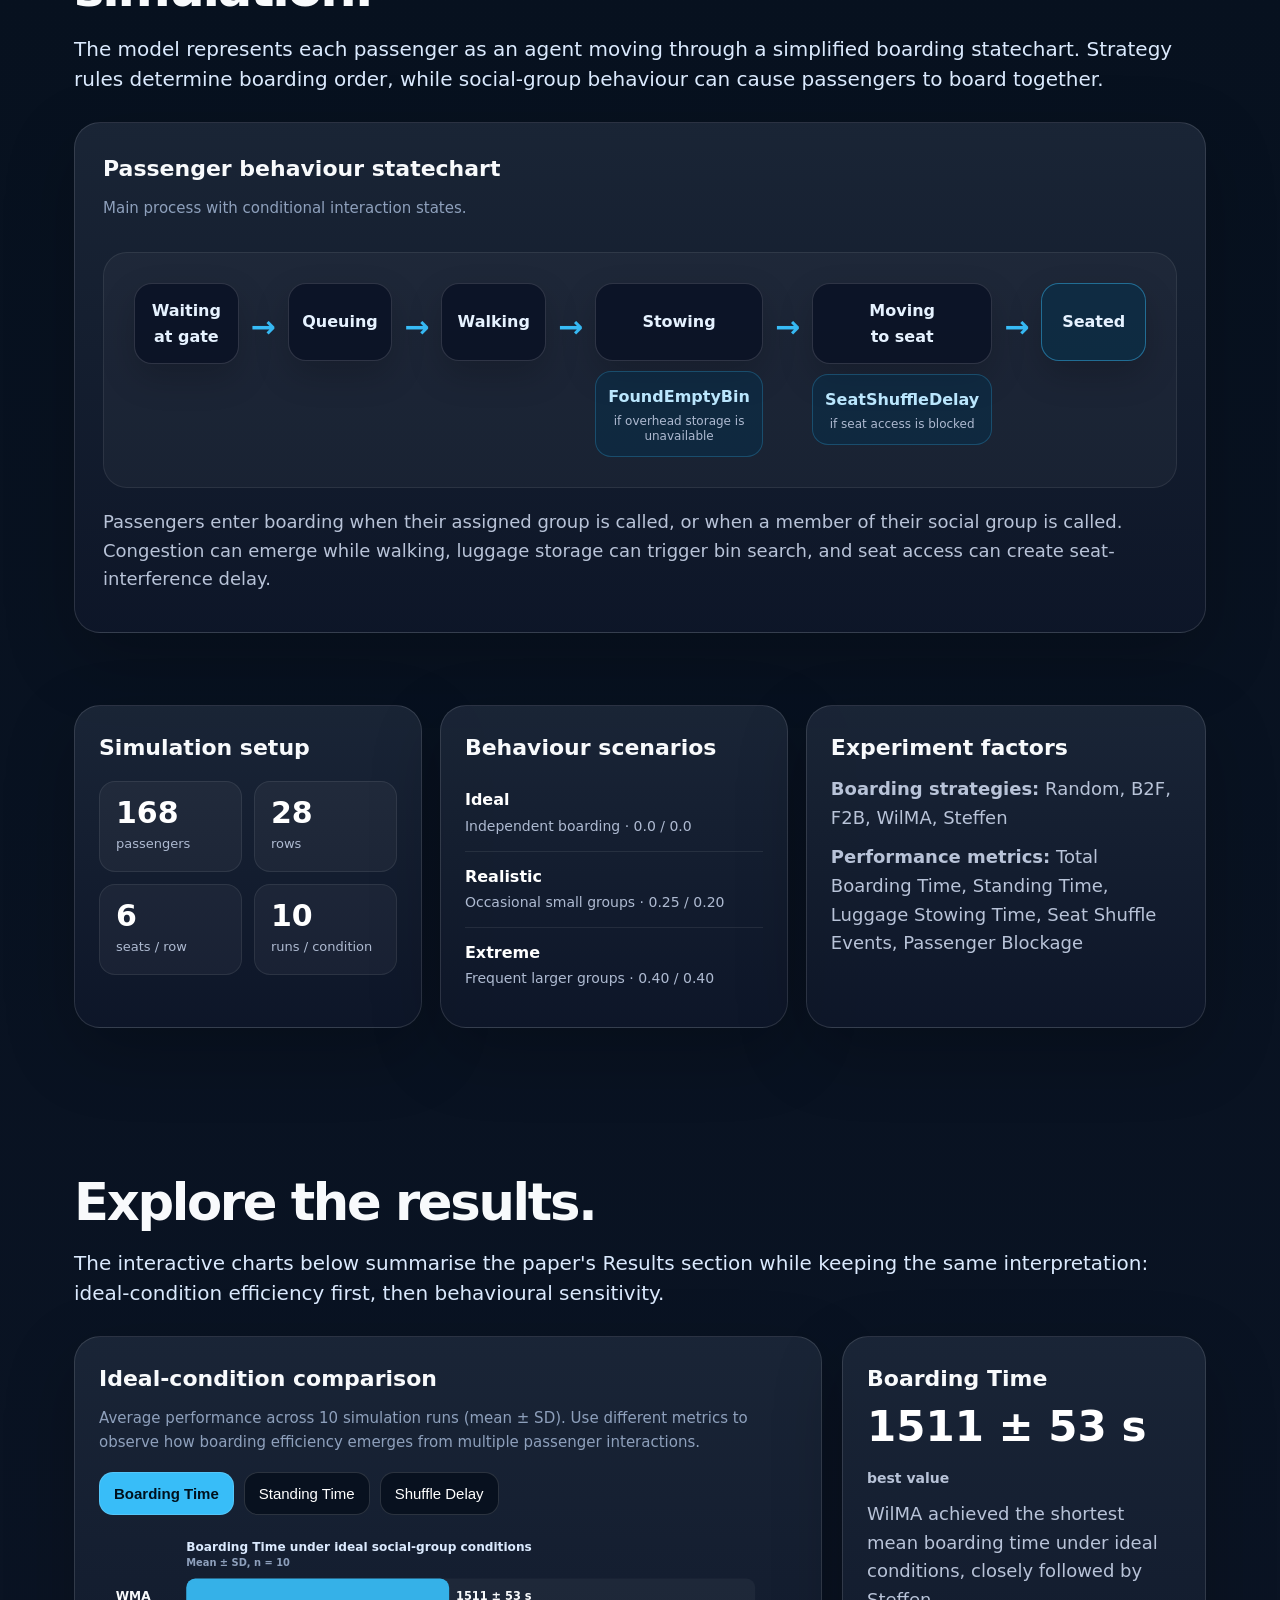
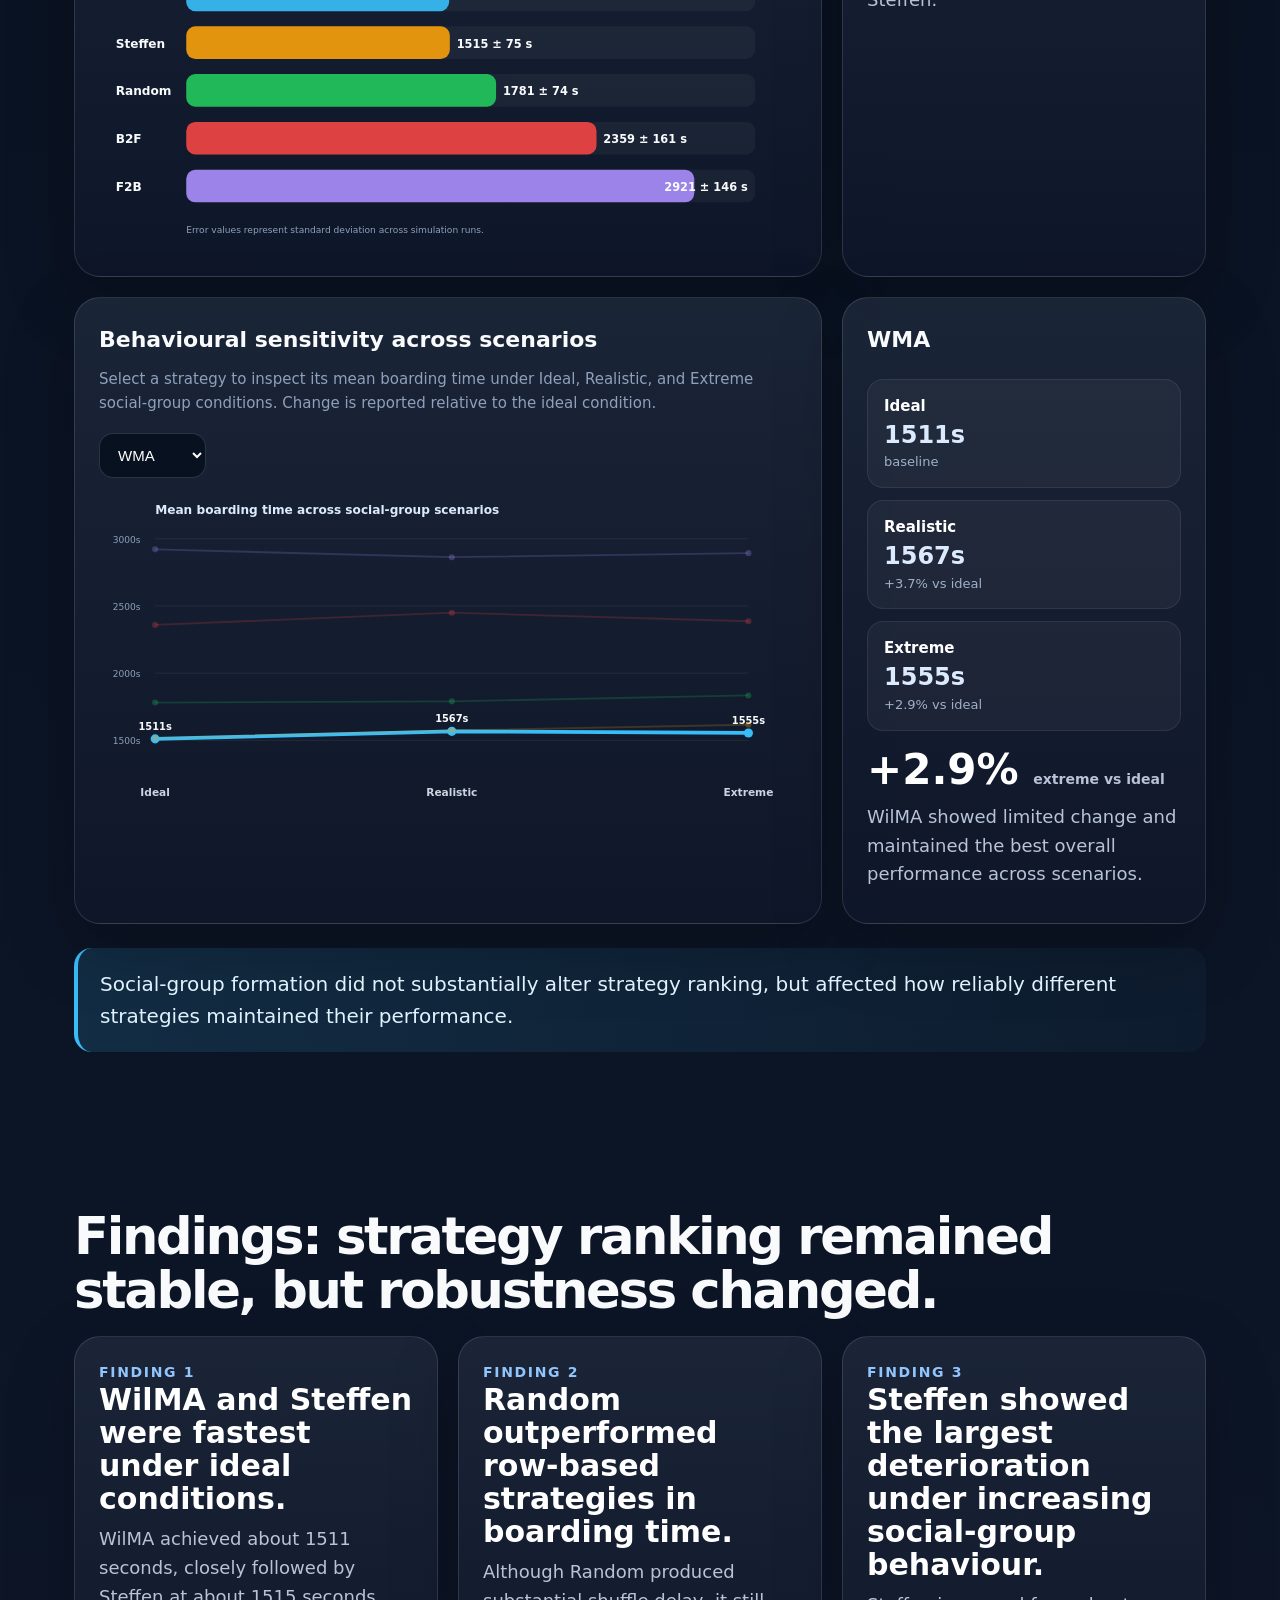
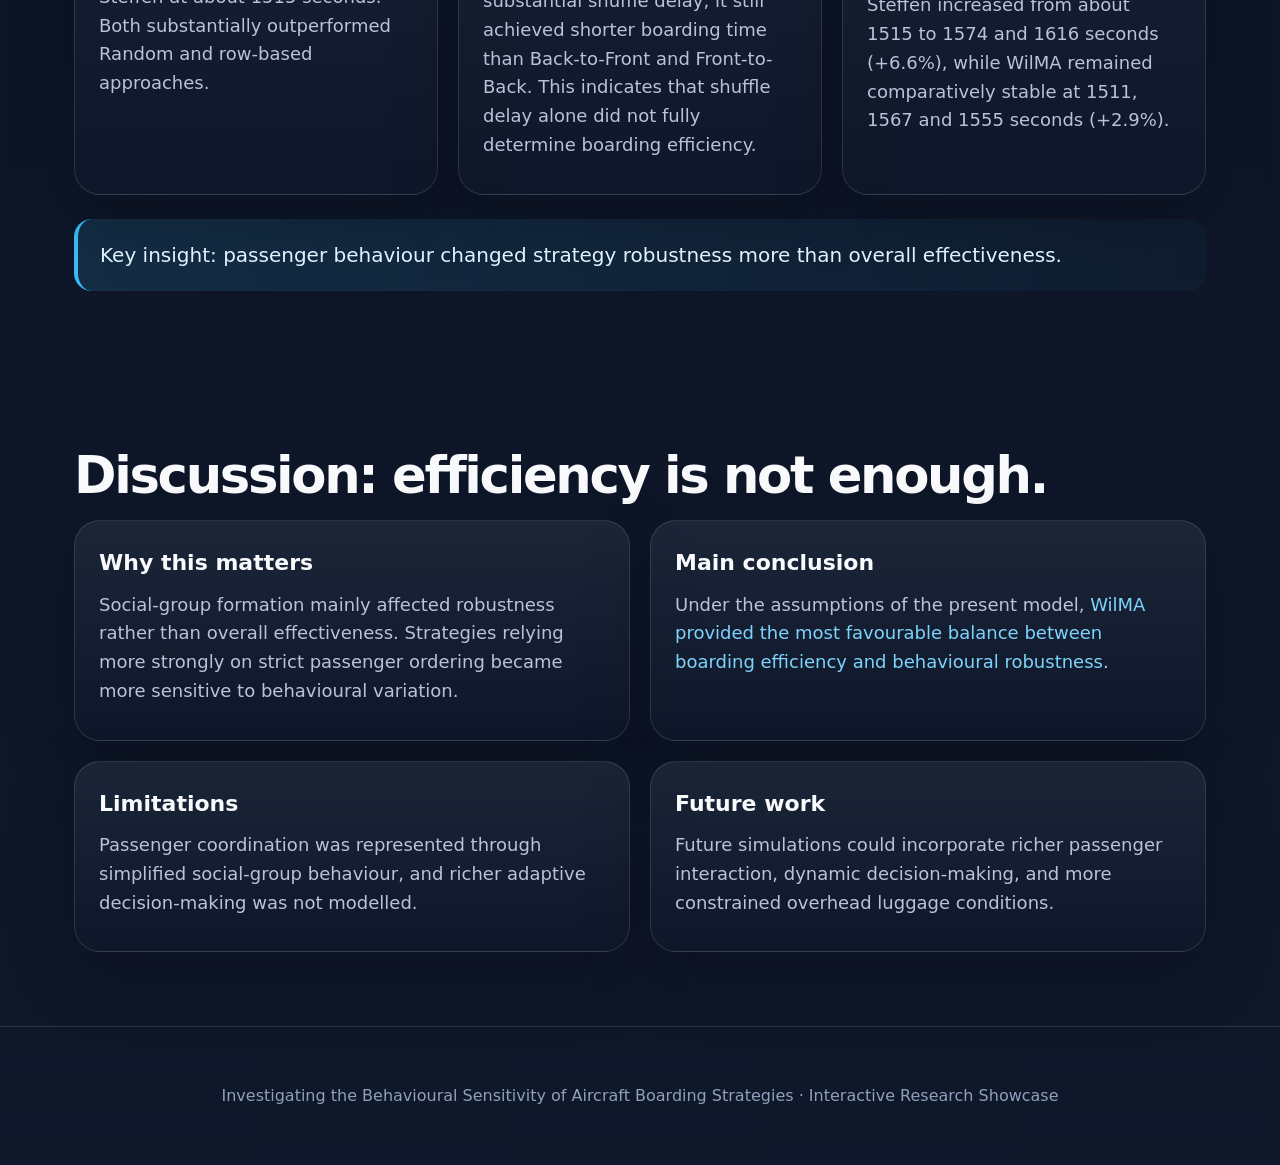
<file: aircraft_boarding_research_showcase.html>
<!DOCTYPE html>

<html lang="en">
<head>
<meta charset="utf-8"/>
<meta content="width=device-width, initial-scale=1.0" name="viewport"/>
<title>Aircraft Boarding Research Showcase</title>
<style>
:root{--bg:#070b18;--panel:#101827;--text:#f8fafc;--muted:#b8c3d8;--muted2:#8ea0bc;--blue:#38bdf8;--green:#22c55e;--amber:#f59e0b;--red:#ef4444;--violet:#a78bfa;--line:rgba(255,255,255,.12)}
*{box-sizing:border-box} html{scroll-behavior:smooth} body{margin:0;font-family:Inter,ui-sans-serif,system-ui,-apple-system,BlinkMacSystemFont,"Segoe UI",Arial,sans-serif;background:radial-gradient(circle at 14% 8%,rgba(56,189,248,.20),transparent 30%),radial-gradient(circle at 86% 18%,rgba(167,139,250,.15),transparent 28%),linear-gradient(180deg,#020617 0%,#07111f 42%,#0f172a 100%);color:var(--text);line-height:1.6}
nav{position:sticky;top:0;z-index:50;display:flex;justify-content:space-between;gap:8px;flex-wrap:wrap;padding:10px max(24px,calc((100% - 1180px)/2 + 24px));background:rgba(2,6,23,.78);backdrop-filter:blur(14px);border-bottom:1px solid var(--line)} nav a{color:var(--muted);text-decoration:none;padding:8px 12px;border-radius:999px;font-size:14px} nav a:hover{background:rgba(255,255,255,.08);color:white}
section{max-width:1180px;margin:auto;padding:74px 24px}.hero{min-height:92vh;display:grid;align-items:center}.badge{display:inline-flex;align-items:center;gap:8px;color:#bae6fd;border:1px solid rgba(56,189,248,.45);background:rgba(56,189,248,.08);padding:7px 13px;border-radius:999px;font-size:14px;margin-bottom:18px} h1{font-size:clamp(44px,7vw,88px);line-height:.99;margin:0 0 22px;letter-spacing:-.06em} h2{font-size:clamp(32px,4vw,54px);line-height:1.05;margin:0 0 18px;letter-spacing:-.045em} h3{font-size:22px;margin:0 0 10px} p{font-size:18px;color:var(--muted);margin:10px 0}.lead{font-size:clamp(20px,2.4vw,29px);color:#dbeafe;max-width:980px}.subtle{color:var(--muted2);font-size:15px}.grid{display:grid;grid-template-columns:repeat(12,1fr);gap:20px}.span3{grid-column:span 3}.span4{grid-column:span 4}.span5{grid-column:span 5}.span6{grid-column:span 6}.span7{grid-column:span 7}.span8{grid-column:span 8}.span12{grid-column:span 12}.card{background:linear-gradient(180deg,rgba(30,41,59,.82),rgba(15,23,42,.82));border:1px solid var(--line);border-radius:26px;padding:24px;box-shadow:0 24px 70px rgba(0,0,0,.22)}.kpi{font-size:42px;font-weight:900;color:white;line-height:1}.kpi small{font-size:14px;color:var(--muted);font-weight:600}.takeaway{background:linear-gradient(90deg,rgba(56,189,248,.14),rgba(56,189,248,.04));border-left:4px solid var(--blue);border-radius:18px;padding:20px 22px;color:#e0f2fe;font-size:20px;margin-top:24px}.highlight{color:#7dd3fc}
/* visual */.refined-visual{padding-top:64px;padding-bottom:64px;display:flex;flex-direction:column}.refined-visual .intro-copy{margin-bottom:18px;max-width:none;width:100%}.refined-visual .intro-copy h2{font-size:clamp(32px,4vw,54px);line-height:1.05;margin-bottom:14px;max-width:none}.refined-visual .intro-copy .lead{font-size:22px;line-height:1.45;max-width:860px}.boarding-visual-card{overflow:hidden;border-radius:24px;border:1px solid rgba(255,255,255,.11);background:#08111f;box-shadow:0 28px 80px rgba(0,0,0,.28);aspect-ratio:21/5.8;margin:18px 0 26px}.boarding-visual-card video{width:100%;height:100%;object-fit:cover;object-position:center 72%;transform:scale(1.08);display:block}.strategy-strip-header{display:flex;justify-content:space-between;align-items:flex-end;gap:24px;margin-bottom:12px}.strategy-strip-header h3{font-size:32px;margin-bottom:2px}.refined-card-grid{display:grid;grid-template-columns:repeat(5,1fr);gap:12px}.strategy-video-card{border-radius:18px;overflow:hidden;background:#0f172a;border:1px solid rgba(255,255,255,.14);box-shadow:0 18px 48px rgba(0,0,0,.18)}.strategy-video-card video{width:100%;height:105px;object-fit:cover;background:#f3f4f6;display:block}.video-label{padding:12px;min-height:74px;background:linear-gradient(180deg,rgba(20,28,45,.98),rgba(30,41,59,.98))}.video-label b{display:block;color:white;font-size:15px}.video-label span{display:block;color:#aebad1;font-size:13px;margin-top:4px}
/* questions */.question-card{min-height:180px;display:flex;flex-direction:column;justify-content:space-between}.rq{font-size:16px;color:#7dd3fc;font-weight:800;text-transform:uppercase;letter-spacing:.08em}.big{font-size:28px;color:white;font-weight:850;line-height:1.15}.answer-row{display:grid;grid-template-columns:1fr auto 1fr;gap:18px;align-items:center}.answer-box{padding:22px;border-radius:22px;border:1px solid var(--line);background:rgba(255,255,255,.045)}.vs{font-weight:900;color:var(--blue);font-size:22px;text-align:center}.pill{display:inline-block;padding:6px 11px;border-radius:999px;background:rgba(255,255,255,.07);border:1px solid rgba(255,255,255,.08);color:#dbeafe;font-size:14px;margin:3px 4px 3px 0}
/* method */.method-showcase-clean{padding-top:72px}.method-heading{max-width:none;width:100%;margin-bottom:28px}.method-heading h2{font-size:clamp(36px,4.2vw,60px);line-height:1.02;margin-bottom:18px}.method-heading .lead{max-width:980px}.statechart-card-clean{padding:28px;margin-bottom:22px;overflow:hidden}.card-title-row{display:flex;justify-content:space-between;align-items:flex-end;gap:16px;margin-bottom:22px}.clean-statechart{background:rgba(255,255,255,.035);border:1px solid rgba(255,255,255,.08);border-radius:24px;padding:30px}.main-path{display:grid;grid-template-columns:1fr auto 1fr auto 1fr auto 1.15fr auto 1.15fr auto 1fr;gap:12px;align-items:start}.state-box{min-height:78px;border-radius:18px;padding:14px 12px;background:rgba(12,20,38,.95);border:1px solid rgba(255,255,255,.14);display:flex;align-items:center;justify-content:center;text-align:center;color:#e6f2ff;font-weight:850;box-shadow:0 14px 34px rgba(0,0,0,.18)}.state-box.final{border-color:rgba(56,189,248,.45);background:rgba(8,47,73,.65)}.path-arrow{color:#38bdf8;font-size:30px;font-weight:900;padding-top:20px}.state-group{display:flex;flex-direction:column;gap:10px}.condition-box{min-height:66px;padding:12px;border-radius:16px;color:#bae6fd;text-align:center;font-weight:800;background:rgba(8,47,73,.55);border:1px solid rgba(56,189,248,.25)}.condition-box span{display:block;font-weight:500;color:#aebad1;font-size:12px;line-height:1.25;margin-top:4px}.method-note{max-width:1100px;font-size:18px;margin-top:20px}.method-info-grid{display:grid;grid-template-columns:1fr 1fr 1.15fr;gap:18px;margin-top:72px}.info-card{padding:24px}.mini-metrics{display:grid;grid-template-columns:1fr 1fr;gap:12px;margin-top:16px}.mini-metrics div{padding:16px;border-radius:16px;background:rgba(255,255,255,.045);border:1px solid rgba(255,255,255,.08)}.mini-metrics b{display:block;font-size:30px;line-height:1;color:white}.mini-metrics span{display:block;color:#aebad1;font-size:13px;margin-top:6px}.scenario-list div{padding:12px 0;border-bottom:1px solid rgba(255,255,255,.08)}.scenario-list div:last-child{border-bottom:none}.scenario-list b{display:block;color:white}.scenario-list span{color:#aebad1;font-size:14px}
/* charts */.controls{display:flex;gap:10px;flex-wrap:wrap;margin:18px 0}button,select{background:#08111f;border:1px solid rgba(255,255,255,.14);color:white;border-radius:14px;padding:12px 14px;font-size:15px;cursor:pointer}button.active{background:var(--blue);color:#00111d;font-weight:850}.chart{width:100%;min-height:280px}.finding-number{font-size:14px;color:#93c5fd;font-weight:800;text-transform:uppercase;letter-spacing:.12em}.finding-title{font-size:30px;line-height:1.1;color:#fff;font-weight:900}footer{text-align:center;color:var(--muted2);padding:56px 20px;border-top:1px solid var(--line)}
@media(max-width:1100px){.main-path{grid-template-columns:1fr}.path-arrow{padding-top:0;text-align:center;transform:rotate(90deg)}.method-info-grid{grid-template-columns:1fr}.refined-card-grid{grid-template-columns:1fr 1fr}.boarding-visual-card{aspect-ratio:16/7}.span3,.span4,.span5,.span6,.span7,.span8{grid-column:span 12}.answer-row{grid-template-columns:1fr}.vs{text-align:left}}@media(max-width:560px){section{padding:54px 18px}.refined-card-grid{grid-template-columns:1fr}.strategy-video-card video{height:170px}.mini-metrics{grid-template-columns:1fr}}


/* v24 story-first cover polish */
.hero .badge, .visual-intro-section .badge, .method-showcase-clean .badge { display:none !important; }
.hero h1{
  font-size:clamp(48px,5.6vw,86px) !important;
  max-width:1200px;
}
.hero .lead{
  max-width:1120px;
}
.story-path{
  display:grid;
  grid-template-columns:repeat(3,1fr);
  gap:18px;
  margin-top:42px;
}
.story-card{
  background:linear-gradient(180deg,rgba(30,41,59,.78),rgba(15,23,42,.78));
  border:1px solid rgba(255,255,255,.10);
  border-radius:24px;
  padding:24px;
  min-height:170px;
  box-shadow:0 20px 60px rgba(0,0,0,.18);
}
.story-icon{
  width:44px;
  height:44px;
  border-radius:999px;
  display:flex;
  align-items:center;
  justify-content:center;
  color:#bae6fd;
  background:rgba(56,189,248,.12);
  border:1px solid rgba(56,189,248,.35);
  font-weight:900;
  margin-bottom:18px;
}
.story-card h3{
  margin:0 0 8px !important;
  font-size:22px;
}
.story-card p{
  font-size:17px;
  margin:0;
}
.cover-takeaway{
  margin-top:28px !important;
}
@media(max-width:850px){
  .story-path{grid-template-columns:1fr;}
  .hero h1{font-size:clamp(42px,12vw,72px) !important;}
}

/* v26 cover and results polish */
.hero{
  min-height:92vh;
}
.hero h1{
  font-size:clamp(54px,7.4vw,118px);
  max-width:1320px;
}
.hero .lead{
  max-width:1160px;
}
.hero-intro-panel{
  margin-top:38px;
  max-width:1180px;
  padding:26px 30px;
  border-radius:26px;
  background:linear-gradient(90deg,rgba(56,189,248,.13),rgba(255,255,255,.035));
  border:1px solid rgba(255,255,255,.10);
  border-left:4px solid #38bdf8;
}
.hero-intro-panel p{
  font-size:clamp(19px,2vw,27px);
  color:#dbeafe;
  margin:0;
}
.scenario-detail{
  display:grid;
  grid-template-columns:1fr;
  gap:12px;
  margin:22px 0 18px;
}
.scenario-detail div{
  padding:14px 16px;
  border-radius:16px;
  background:rgba(255,255,255,.045);
  border:1px solid rgba(255,255,255,.08);
}
.scenario-detail b{
  display:block;
  color:white;
  font-size:15px;
}
.scenario-detail span{
  display:block;
  color:#dbeafe;
  font-size:24px;
  font-weight:900;
  line-height:1.15;
  margin-top:4px;
}
.scenario-detail small{
  display:block;
  color:#9fb0c9;
  font-size:13px;
  margin-top:3px;
}
.compact-kpi{
  font-size:42px!important;
  margin-top:10px;
}
#strategyText{
  margin-top:12px;
}
@media(max-width:880px){
  .hero h1{
    font-size:clamp(42px,12vw,72px);
  }
}


/* Unified content-section typography */
section:not(.hero) h2,
.refined-visual .intro-copy h2,
.method-heading h2 {
  font-size: clamp(34px, 4vw, 54px) !important;
  line-height: 1.05 !important;
  letter-spacing: -.045em !important;
  max-width: none !important;
  width: 100%;
  margin: 0 0 18px !important;
}


/* Unified content-section intro text */
section:not(.hero) > .lead,
.refined-visual .intro-copy .lead,
.method-heading .lead {
  font-size: 20px !important;
  line-height: 1.5 !important;
  max-width: none !important;
  width: 100%;
  margin: 0 0 28px !important;
}

</style>
</head>
<body>
<nav><a href="#home">Home</a><a href="#inspiration">Visual Setup</a><a href="#background">Background</a><a href="#questions">Research Questions</a><a href="#method">Method</a><a href="#explore">Explore Results</a><a href="#findings">Findings</a><a href="#discussion">Discussion</a><a href="files/AirplaneProject.pdf" target="_blank">Report</a></nav>
<section class="hero" id="home"><div><h1>Aircraft boarding: simple process, complex interactions.</h1><p class="lead">This interactive research showcase introduces aircraft boarding as a multi-agent interaction problem, then compares how different boarding rules perform under ideal and more realistic passenger behaviour.</p>
<div class="story-path">
<div class="story-card"><div class="story-icon">01</div><h3>Boarding problem</h3><p>Passengers interact in a shared aircraft space.</p></div>
<div class="story-card"><div class="story-icon">02</div><h3>Different rules</h3><p>Boarding strategies organise passenger movement differently.</p></div>
<div class="story-card"><div class="story-icon">03</div><h3>Simulation study</h3><p>The model compares performance and robustness across scenarios.</p></div>
</div>
<p class="takeaway cover-takeaway">Problem → strategy rules → simulated behaviour → performance insight.</p>
</div></section>
<section class="visual-intro-section refined-visual" id="inspiration"><div class="intro-copy"><h2>Aircraft boarding as an interaction problem</h2><p class="lead">Passengers move through the same aircraft space, but the boarding order can be organised in different ways. This visual setup introduces the problem before the simulation experiment.</p></div><div class="boarding-visual-card"><video autoplay="" loop="" muted="" playsinline="" src="videos/boarding-group.mp4"></video></div><div class="strategy-strip-header"><div><h3>Five representative boarding strategies</h3><p class="subtle">The study later compares these strategies under the same aircraft configuration.</p></div><span class="subtle">same aircraft · different boarding order</span></div><div class="strategy-video-grid refined-card-grid"><div class="strategy-video-card"><video autoplay="" loop="" muted="" playsinline="" src="videos/strategy-1.mp4"></video><div class="video-label"><b>Random</b><span>No fixed sequence</span></div></div><div class="strategy-video-card"><video autoplay="" loop="" muted="" playsinline="" src="videos/strategy-2.mp4"></video><div class="video-label"><b>WilMA</b><span>Window → middle → aisle</span></div></div><div class="strategy-video-card"><video autoplay="" loop="" muted="" playsinline="" src="videos/strategy-3.mp4"></video><div class="video-label"><b>Steffen</b><span>Alternating rows and seats</span></div></div><div class="strategy-video-card"><video autoplay="" loop="" muted="" playsinline="" src="videos/strategy-4.mp4"></video><div class="video-label"><b>Back-to-Front</b><span>Rear rows first</span></div></div><div class="strategy-video-card"><video autoplay="" loop="" muted="" playsinline="" src="videos/strategy-5.mp4"></video><div class="video-label"><b>Front-to-Back</b><span>Front rows first</span></div></div></div></section>
<section id="background" style="padding-top:58px;padding-bottom:58px"><h2>Background: boarding is not just a scheduling problem.</h2><p class="lead">Many boarding studies assume passengers follow instructions independently. In practice, passengers may travel in groups and partially coordinate their movement.</p><div class="answer-row" style="margin-top:28px"><div class="answer-box"><h3>Ideal assumption</h3><p>Passengers follow instructions strictly and board independently.</p><p><span class="pill">ordered</span><span class="pill">independent</span><span class="pill">predictable</span></p></div><div class="vs">but</div><div class="answer-box"><h3>More realistic behaviour</h3><p>Families and companions may board together, wait for each other, or partially disrupt the planned sequence.</p><p><span class="pill">groups</span><span class="pill">coordination</span><span class="pill">less predictable</span></p></div></div></section>
<section id="questions"><h2>The study asks two connected questions.</h2><div class="grid"><div class="card question-card span6"><div><div class="rq">Research Question 1</div><div class="big">Which strategy is fastest under ideal conditions?</div></div><p>Measured mainly by Total Boarding Time under ideal social-group conditions.</p></div><div class="card question-card span6"><div><div class="rq">Research Question 2</div><div class="big">Does social-group behaviour change robustness?</div></div><p>Measured by how much each strategy changes across ideal, realistic, and extreme group scenarios.</p></div></div><p class="takeaway">The contribution is to compare strategy efficiency and test whether the observed ranking remains robust when passenger behaviour becomes less ideal.</p></section>
<section class="method-showcase-clean" id="method"><div class="method-heading"><h2>Method: passenger-level boarding simulation.</h2><p class="lead">The model represents each passenger as an agent moving through a simplified boarding statechart. Strategy rules determine boarding order, while social-group behaviour can cause passengers to board together.</p></div><div class="card statechart-card-clean"><div class="card-title-row"><div><h3>Passenger behaviour statechart</h3><p class="subtle">Main process with conditional interaction states.</p></div></div><div class="clean-statechart"><div class="main-path"><div class="state-box">Waiting<br/>at gate</div><div class="path-arrow">→</div><div class="state-box">Queuing</div><div class="path-arrow">→</div><div class="state-box">Walking</div><div class="path-arrow">→</div><div class="state-group"><div class="state-box">Stowing</div><div class="condition-box">FoundEmptyBin<br/><span>if overhead storage is unavailable</span></div></div><div class="path-arrow">→</div><div class="state-group"><div class="state-box">Moving<br/>to seat</div><div class="condition-box">SeatShuffleDelay<br/><span>if seat access is blocked</span></div></div><div class="path-arrow">→</div><div class="state-box final">Seated</div></div></div><p class="method-note">Passengers enter boarding when their assigned group is called, or when a member of their social group is called. Congestion can emerge while walking, luggage storage can trigger bin search, and seat access can create seat-interference delay.</p></div><div class="method-info-grid"><div class="card info-card"><h3>Simulation setup</h3><div class="mini-metrics"><div><b>168</b><span>passengers</span></div><div><b>28</b><span>rows</span></div><div><b>6</b><span>seats / row</span></div><div><b>10</b><span>runs / condition</span></div></div></div><div class="card info-card"><h3>Behaviour scenarios</h3><div class="scenario-list"><div><b>Ideal</b><span>Independent boarding · 0.0 / 0.0</span></div><div><b>Realistic</b><span>Occasional small groups · 0.25 / 0.20</span></div><div><b>Extreme</b><span>Frequent larger groups · 0.40 / 0.40</span></div></div></div><div class="card info-card"><h3>Experiment factors</h3><p><b>Boarding strategies:</b> Random, B2F, F2B, WilMA, Steffen</p><p><b>Performance metrics:</b> Total Boarding Time, Standing Time, Luggage Stowing Time, Seat Shuffle Events, Passenger Blockage</p></div></div></section>
<section id="explore"><h2>Explore the results.</h2><p class="lead">The interactive charts below summarise the paper's Results section while keeping the same interpretation: ideal-condition efficiency first, then behavioural sensitivity.</p><div class="grid"><div class="card span8"><h3>Ideal-condition comparison</h3><p class="subtle">Average performance across 10 simulation runs (mean ± SD). Use different metrics to observe how boarding efficiency emerges from multiple passenger interactions.</p><div class="controls"><button class="metric active" data-metric="tbt">Boarding Time</button><button class="metric" data-metric="standing">Standing Time</button><button class="metric" data-metric="shuffle">Shuffle Delay</button></div><svg class="chart" id="barChart" viewbox="0 0 920 410"></svg></div><div class="card span4"><h3 id="metricTitle">Boarding Time</h3><div class="kpi" id="metricKpi">1511s <small>key value</small></div><p id="metricText">WilMA achieved the shortest average boarding time under ideal conditions, closely followed by Steffen.</p></div></div><div class="grid" style="margin-top:20px"><div class="card span8"><h3>Behavioural sensitivity across scenarios</h3><p class="subtle">Select a strategy to inspect its mean boarding time under Ideal, Realistic, and Extreme social-group conditions. Change is reported relative to the ideal condition.</p><div class="controls"><select id="strategySelect"><option>WMA</option><option>Steffen</option><option>Random</option><option>B2F</option><option>F2B</option></select></div><svg class="chart" id="lineChart" viewbox="0 0 920 430"></svg></div><div class="card span4"><h3 id="strategyTitle">WMA</h3>
      <div class="scenario-detail" id="scenarioDetail"></div>
      <div class="kpi compact-kpi" id="changeKpi">+2.9% <small>extreme vs ideal</small></div>
      <p id="strategyText">WilMA showed limited change and maintained the best overall performance across scenarios.</p></div></div><p class="takeaway">Social-group formation did not substantially alter strategy ranking, but affected how reliably different strategies maintained their performance.</p></section>
<section id="findings"><h2>Findings: strategy ranking remained stable, but robustness changed.</h2><div class="grid"><div class="card span4"><div class="finding-number">Finding 1</div><div class="finding-title">WilMA and Steffen were fastest under ideal conditions.</div><p>WilMA achieved about 1511 seconds, closely followed by Steffen at about 1515 seconds. Both substantially outperformed Random and row-based approaches.</p></div><div class="card span4"><div class="finding-number">Finding 2</div><div class="finding-title">Random outperformed row-based strategies in boarding time.</div><p>Although Random produced substantial shuffle delay, it still achieved shorter boarding time than Back-to-Front and Front-to-Back. This indicates that shuffle delay alone did not fully determine boarding efficiency.</p></div><div class="card span4"><div class="finding-number">Finding 3</div><div class="finding-title">Steffen showed the largest deterioration under increasing social-group behaviour.</div><p>Steffen increased from about 1515 to 1574 and 1616 seconds (+6.6%), while WilMA remained comparatively stable at 1511, 1567 and 1555 seconds (+2.9%).</p></div></div><p class="takeaway">Key insight: passenger behaviour changed strategy robustness more than overall effectiveness.</p></section>
<section id="discussion"><h2>Discussion: efficiency is not enough.</h2><div class="grid"><div class="card span6"><h3>Why this matters</h3><p>Social-group formation mainly affected robustness rather than overall effectiveness. Strategies relying more strongly on strict passenger ordering became more sensitive to behavioural variation.</p></div><div class="card span6"><h3>Main conclusion</h3><p>Under the assumptions of the present model, <span class="highlight">WilMA provided the most favourable balance between boarding efficiency and behavioural robustness</span>.</p></div><div class="card span6"><h3>Limitations</h3><p>Passenger coordination was represented through simplified social-group behaviour, and richer adaptive decision-making was not modelled.</p></div><div class="card span6"><h3>Future work</h3><p>Future simulations could incorporate richer passenger interaction, dynamic decision-making, and more constrained overhead luggage conditions.</p></div></div></section><footer>Investigating the Behavioural Sensitivity of Aircraft Boarding Strategies · Interactive Research Showcase</footer>
<script>
const ideal={"WMA":{"tbt":1511.39,"tbt_sd":53.25,"standing":340.29,"standing_sd":11.34,"shuffle":0.00,"shuffle_sd":0.00},"Steffen":{"tbt":1515.32,"tbt_sd":74.66,"standing":241.31,"standing_sd":12.71,"shuffle":0.00,"shuffle_sd":0.00},"Random":{"tbt":1781.12,"tbt_sd":73.91,"standing":292.86,"standing_sd":14.99,"shuffle":1911.78,"shuffle_sd":201.47},"B2F":{"tbt":2358.55,"tbt_sd":160.76,"standing":451.79,"standing_sd":28.79,"shuffle":1785.49,"shuffle_sd":240.32},"F2B":{"tbt":2920.69,"tbt_sd":146.04,"standing":490.65,"standing_sd":22.94,"shuffle":1863.39,"shuffle_sd":195.10}}; const scenario=[{"strategy": "WMA", "ideal": 1511, "realistic": 1567, "extreme": 1555, "change": 2.9}, {"strategy": "Steffen", "ideal": 1515, "realistic": 1574, "extreme": 1616, "change": 6.6}, {"strategy": "Random", "ideal": 1781, "realistic": 1790, "extreme": 1834, "change": 3.0}, {"strategy": "B2F", "ideal": 2359, "realistic": 2450, "extreme": 2386, "change": 1.2}, {"strategy": "F2B", "ideal": 2921, "realistic": 2863, "extreme": 2893, "change": -0.9}]; const colors={WMA:'#38bdf8',Steffen:'#f59e0b',Random:'#22c55e',B2F:'#ef4444',F2B:'#a78bfa'}; const metricNames={tbt:'Boarding Time',standing:'Standing Time',shuffle:'Shuffle Delay'}; const metricExplain={tbt:{kpi:'1511 ± 53 s',text:'WilMA achieved the shortest mean boarding time under ideal conditions, closely followed by Steffen.'},standing:{kpi:'241 ± 13 s',text:'Steffen produced the lowest mean standing time, while WilMA still achieved the shortest total boarding time.'},shuffle:{kpi:'0 ± 0 s',text:'WilMA and Steffen recorded zero shuffle delay under ideal conditions, while Random and row-based strategies produced substantial shuffle delay.'}};
function makeText(x,y,txt,size=14,fill='#cbd5e1',anchor='start',weight='500'){const t=document.createElementNS('http://www.w3.org/2000/svg','text');t.setAttribute('x',x);t.setAttribute('y',y);t.setAttribute('fill',fill);t.setAttribute('font-size',size);t.setAttribute('text-anchor',anchor);t.setAttribute('font-weight',weight);t.textContent=txt;return t}
function drawBar(metric){const svg=document.getElementById('barChart');svg.innerHTML='';const entries=Object.entries(ideal).sort((a,b)=>a[1][metric]-b[1][metric]);const W=920,H=410,left=115,right=55,top=50,barH=43,gap=20;const max=Math.max(...entries.map(d=>d[1][metric]))*1.12||1;const chartW=W-left-right;svg.appendChild(makeText(left,24,metricNames[metric]+' under ideal social-group conditions',16,'#dbeafe','start','750'));svg.appendChild(makeText(left,44,'Mean ± SD, n = 10',13,'#8ea0bc','start','650'));entries.forEach((d,i)=>{const name=d[0],val=d[1][metric],sd=d[1][metric+'_sd'];const y=top+10+i*(barH+gap);const w=chartW*(val/max);svg.appendChild(makeText(22,y+28,name,16,'#f8fafc','start','750'));const bg=document.createElementNS('http://www.w3.org/2000/svg','rect');bg.setAttribute('x',left);bg.setAttribute('y',y);bg.setAttribute('width',chartW);bg.setAttribute('height',barH);bg.setAttribute('rx',12);bg.setAttribute('fill','rgba(255,255,255,.045)');svg.appendChild(bg);const rect=document.createElementNS('http://www.w3.org/2000/svg','rect');rect.setAttribute('x',left);rect.setAttribute('y',y);rect.setAttribute('width',w);rect.setAttribute('height',barH);rect.setAttribute('rx',12);rect.setAttribute('fill',colors[name]);rect.setAttribute('opacity','.92');svg.appendChild(rect);svg.appendChild(makeText(Math.min(left+w+9,left+chartW-120),y+28,Math.round(val)+' ± '+Math.round(sd)+' s',15,'#f8fafc','start','750'))});svg.appendChild(makeText(left,H-14,'Error values represent standard deviation across simulation runs.',12,'#8ea0bc','start','500'));document.getElementById('metricTitle').textContent=metricNames[metric];document.getElementById('metricKpi').innerHTML=metricExplain[metric].kpi+' <small>best value</small>';document.getElementById('metricText').textContent=metricExplain[metric].text}
function drawLine(selected){
  const svg=document.getElementById('lineChart');
  svg.innerHTML='';
  const W=920,H=430,left=74,right=64,top=42,bottom=78;
  const labels=['Ideal','Realistic','Extreme'];
  const all=scenario.flatMap(d=>[d.ideal,d.realistic,d.extreme]);
  const min=Math.min(...all)-180,max=Math.max(...all)+160;
  const x=i=>left+i*((W-left-right)/2);
  const y=v=>top+(max-v)/(max-min)*(H-top-bottom);

  [1500,2000,2500,3000].forEach(v=>{
    const yy=y(v);
    const line=document.createElementNS('http://www.w3.org/2000/svg','line');
    line.setAttribute('x1',left);line.setAttribute('x2',W-right);
    line.setAttribute('y1',yy);line.setAttribute('y2',yy);
    line.setAttribute('stroke','rgba(255,255,255,.09)');
    svg.appendChild(line);
    svg.appendChild(makeText(18,yy+5,v+'s',12,'#8ea0bc'));
  });

  labels.forEach((lab,i)=>svg.appendChild(makeText(x(i),H-34,lab,14,'#cbd5e1','middle','650')));

  scenario.forEach(d=>{
    const vals=[d.ideal,d.realistic,d.extreme];
    const points=vals.map((v,i)=>`${x(i)},${y(v)}`).join(' ');
    const poly=document.createElementNS('http://www.w3.org/2000/svg','polyline');
    poly.setAttribute('points',points);
    poly.setAttribute('fill','none');
    poly.setAttribute('stroke',colors[d.strategy]);
    poly.setAttribute('stroke-width',d.strategy===selected?5:2.4);
    poly.setAttribute('opacity',d.strategy===selected?1:.20);
    svg.appendChild(poly);

    vals.forEach((v,i)=>{
      const c=document.createElementNS('http://www.w3.org/2000/svg','circle');
      c.setAttribute('cx',x(i));c.setAttribute('cy',y(v));
      c.setAttribute('r',d.strategy===selected?6:4);
      c.setAttribute('fill',colors[d.strategy]);
      c.setAttribute('opacity',d.strategy===selected?1:.28);
      svg.appendChild(c);
      if(d.strategy===selected){
        svg.appendChild(makeText(x(i),y(v)-12,v+'s',13,'#f8fafc','middle','700'));
      }
    });
  });

  svg.appendChild(makeText(left,24,'Mean boarding time across social-group scenarios',16,'#dbeafe','start','750'));

  const row=scenario.find(d=>d.strategy===selected);
  document.getElementById('strategyTitle').textContent=selected;
  document.getElementById('changeKpi').innerHTML=(row.change>0?'+':'')+row.change+'% <small>extreme vs ideal</small>';

  const detail=document.getElementById('scenarioDetail');
  if(detail){
    detail.innerHTML = `
      <div><b>Ideal</b><span>${row.ideal}s</span><small>baseline</small></div>
      <div><b>Realistic</b><span>${row.realistic}s</span><small>${percent(row.realistic,row.ideal)}</small></div>
      <div><b>Extreme</b><span>${row.extreme}s</span><small>${percent(row.extreme,row.ideal)}</small></div>
    `;
  }

  const texts={
    WMA:'WilMA showed limited change and maintained the best overall performance across scenarios.',
    Steffen:'Steffen showed the largest deterioration as social-group behaviour increased.',
    Random:'Random Boarding remained relatively stable, with only minor increases in boarding time.',
    B2F:'Back-to-Front fluctuated moderately without a consistent increasing trend.',
    F2B:'Front-to-Back remained consistently inefficient across all conditions.'
  };
  document.getElementById('strategyText').textContent=texts[selected];
}

function percent(value,base){
  const p=((value-base)/base*100);
  const rounded=(Math.round(p*10)/10).toFixed(1);
  return (p>=0?'+':'')+rounded+'% vs ideal';
}

document.querySelectorAll('.metric').forEach(btn=>btn.addEventListener('click',()=>{document.querySelectorAll('.metric').forEach(b=>b.classList.remove('active'));btn.classList.add('active');drawBar(btn.dataset.metric)}));document.getElementById('strategySelect').addEventListener('change',e=>drawLine(e.target.value));drawBar('tbt');drawLine('WMA');
</script></body></html>
</file>
<file: assets/css/main.css>
@import url("fontawesome-all.min.css");
@import url("https://fonts.googleapis.com/css?family=Lato:400,400italic,700,700italic|Source+Code+Pro:400");

/*
	Read Only by HTML5 UP
	html5up.net | @ajlkn
	Free for personal and commercial use under the CCA 3.0 license (html5up.net/license)
*/

html, body, div, span, applet, object,
iframe, h1, h2, h3, h4, h5, h6, p, blockquote,
pre, a, abbr, acronym, address, big, cite,
code, del, dfn, em, img, ins, kbd, q, s, samp,
small, strike, strong, sub, sup, tt, var, b,
u, i, center, dl, dt, dd, ol, ul, li, fieldset,
form, label, legend, table, caption, tbody,
tfoot, thead, tr, th, td, article, aside,
canvas, details, embed, figure, figcaption,
footer, header, hgroup, menu, nav, output, ruby,
section, summary, time, mark, audio, video {
	margin: 0;
	padding: 0;
	border: 0;
	font-size: 100%;
	font: inherit;
	vertical-align: baseline;}

article, aside, details, figcaption, figure,
footer, header, hgroup, menu, nav, section {
	display: block;}

body {
	line-height: 1;
}

ol, ul {
	list-style: none;
}

blockquote, q {
	quotes: none;
}

	blockquote:before, blockquote:after, q:before, q:after {
		content: '';
		content: none;
	}

table {
	border-collapse: collapse;
	border-spacing: 0;
}

body {
	-webkit-text-size-adjust: none;
}

mark {
	background-color: transparent;
	color: inherit;
}

input::-moz-focus-inner {
	border: 0;
	padding: 0;
}

input, select, textarea {
	-moz-appearance: none;
	-webkit-appearance: none;
	-ms-appearance: none;
	appearance: none;
}

/* Basic */

	html {
		box-sizing: border-box;
	}

	*, *:before, *:after {
		box-sizing: inherit;
	}

	body {
		background: #fff;
	}

		body.is-preload *, body.is-preload *:before, body.is-preload *:after {
			-moz-animation: none !important;
			-webkit-animation: none !important;
			-ms-animation: none !important;
			animation: none !important;
			-moz-transition: none !important;
			-webkit-transition: none !important;
			-ms-transition: none !important;
			transition: none !important;
		}

	body, input, select, textarea {
		color: #888;
		font-family: "Lato", sans-serif;
		font-size: 16pt;
		font-weight: 400;
		line-height: 1.75em;
	}

	a {
		-moz-transition: color 0.2s ease-in-out, border-color 0.2s ease-in-out;
		-webkit-transition: color 0.2s ease-in-out, border-color 0.2s ease-in-out;
		-ms-transition: color 0.2s ease-in-out, border-color 0.2s ease-in-out;
		transition: color 0.2s ease-in-out, border-color 0.2s ease-in-out;
		border-bottom: solid 1px #e4e4e4;
		color: inherit;
		text-decoration: none;
	}

		a:hover {
			border-bottom-color: transparent;
			color: #76993e  !important;
		}

	strong, b {
		color: #777;
		font-weight: 700;
	}

	em, i {
		font-style: italic;
	}

	p {
		margin: 0 0 2.25em 0;
	}

	h1, h2, h3, h4, h5, h6 {
		color: #777;
		font-weight: 700;
		line-height: 1em;
		margin: 0 0 0.5625em 0;
	}

		h1 a, h2 a, h3 a, h4 a, h5 a, h6 a {
			border: 0;
			color: inherit;
			text-decoration: none;
		}

	h2 {
		font-size: 2em;
		line-height: 1.5em;
	}

	h3 {
		font-size: 1.75em;
		line-height: 1.5em;
	}

	h4 {
		font-size: 1.25em;
		line-height: 1.5em;
	}

	h5 {
		font-size: 0.9em;
		line-height: 1.5em;
	}

	h6 {
		font-size: 0.7em;
		line-height: 1.5em;
	}

	sub {
		font-size: 0.8em;
		position: relative;
		top: 0.5em;
	}

	sup {
		font-size: 0.8em;
		position: relative;
		top: -0.5em;
	}

	hr {
		border: 0;
		border-bottom: solid 2px #f4f4f4;
		margin: 2.25em 0;
	}

		hr.major {
			margin: 3.375em 0;
		}

	blockquote {
		border-left: solid 8px #e4e4e4;
		font-style: italic;
		margin: 0 0 2.25em 0;
		padding: 0.5em 0 0.5em 2em;
	}

	code {
		background: #555;
		border-radius: 5px;
		color: #fff;
		font-family: "Source Code Pro", monospace;
		font-size: 0.9em;
		margin: 0 0.25em;
		padding: 0.25em 0.65em;
	}

	pre {
		font-family: "Source Code Pro", monospace;
		font-size: 0.9em;
		margin: 0 0 2.25em 0;
	}

		pre code {
			-webkit-overflow-scrolling: touch;
			display: block;
			line-height: 1.5em;
			overflow-x: auto;
			padding: 1em 1.5em;
		}

	.align-left {
		text-align: left;
	}

	.align-center {
		text-align: center;
	}

	.align-right {
		text-align: right;
	}

/* Row */

	.row {
		display: flex;
		flex-wrap: wrap;
		box-sizing: border-box;
		align-items: stretch;
	}

		.row > * {
			box-sizing: border-box;
		}

		.row.gtr-uniform > * > :last-child {
			margin-bottom: 0;
		}

		.row.aln-left {
			justify-content: flex-start;
		}

		.row.aln-center {
			justify-content: center;
		}

		.row.aln-right {
			justify-content: flex-end;
		}

		.row.aln-top {
			align-items: flex-start;
		}

		.row.aln-middle {
			align-items: center;
		}

		.row.aln-bottom {
			align-items: flex-end;
		}

		.row > .imp {
			order: -1;
		}

		.row > .col-1 {
			width: 8.33333%;
		}

		.row > .off-1 {
			margin-left: 8.33333%;
		}

		.row > .col-2 {
			width: 16.66667%;
		}

		.row > .off-2 {
			margin-left: 16.66667%;
		}

		.row > .col-3 {
			width: 25%;
		}

		.row > .off-3 {
			margin-left: 25%;
		}

		.row > .col-4 {
			width: 33.33333%;
		}

		.row > .off-4 {
			margin-left: 33.33333%;
		}

		.row > .col-5 {
			width: 41.66667%;
		}

		.row > .off-5 {
			margin-left: 41.66667%;
		}

		.row > .col-6 {
			width: 50%;
		}

		.row > .off-6 {
			margin-left: 50%;
		}

		.row > .col-7 {
			width: 58.33333%;
		}

		.row > .off-7 {
			margin-left: 58.33333%;
		}

		.row > .col-8 {
			width: 66.66667%;
		}

		.row > .off-8 {
			margin-left: 66.66667%;
		}

		.row > .col-9 {
			width: 75%;
		}

		.row > .off-9 {
			margin-left: 75%;
		}

		.row > .col-10 {
			width: 83.33333%;
		}

		.row > .off-10 {
			margin-left: 83.33333%;
		}

		.row > .col-11 {
			width: 91.66667%;
		}

		.row > .off-11 {
			margin-left: 91.66667%;
		}

		.row > .col-12 {
			width: 100%;
		}

		.row > .off-12 {
			margin-left: 100%;
		}

		.row.gtr-0 {
			margin-top: 0;
			margin-left: 0em;
		}

			.row.gtr-0 > * {
				padding: 0 0 0 0em;
			}

			.row.gtr-0.gtr-uniform {
				margin-top: 0em;
			}

				.row.gtr-0.gtr-uniform > * {
					padding-top: 0em;
				}

		.row.gtr-25 {
			margin-top: 0;
			margin-left: -0.5em;
		}

			.row.gtr-25 > * {
				padding: 0 0 0 0.5em;
			}

			.row.gtr-25.gtr-uniform {
				margin-top: -0.5em;
			}

				.row.gtr-25.gtr-uniform > * {
					padding-top: 0.5em;
				}

		.row.gtr-50 {
			margin-top: 0;
			margin-left: -1em;
		}

			.row.gtr-50 > * {
				padding: 0 0 0 1em;
			}

			.row.gtr-50.gtr-uniform {
				margin-top: -1em;
			}

				.row.gtr-50.gtr-uniform > * {
					padding-top: 1em;
				}

		.row {
			margin-top: 0;
			margin-left: -2em;
		}

			.row > * {
				padding: 0 0 0 2em;
			}

			.row.gtr-uniform {
				margin-top: -2em;
			}

				.row.gtr-uniform > * {
					padding-top: 2em;
				}

		.row.gtr-150 {
			margin-top: 0;
			margin-left: -3em;
		}

			.row.gtr-150 > * {
				padding: 0 0 0 3em;
			}

			.row.gtr-150.gtr-uniform {
				margin-top: -3em;
			}

				.row.gtr-150.gtr-uniform > * {
					padding-top: 3em;
				}

		.row.gtr-200 {
			margin-top: 0;
			margin-left: -4em;
		}

			.row.gtr-200 > * {
				padding: 0 0 0 4em;
			}

			.row.gtr-200.gtr-uniform {
				margin-top: -4em;
			}

				.row.gtr-200.gtr-uniform > * {
					padding-top: 4em;
				}

		@media screen and (max-width: 1680px) {

			.row {
				display: flex;
				flex-wrap: wrap;
				box-sizing: border-box;
				align-items: stretch;
			}

				.row > * {
					box-sizing: border-box;
				}

				.row.gtr-uniform > * > :last-child {
					margin-bottom: 0;
				}

				.row.aln-left {
					justify-content: flex-start;
				}

				.row.aln-center {
					justify-content: center;
				}

				.row.aln-right {
					justify-content: flex-end;
				}

				.row.aln-top {
					align-items: flex-start;
				}

				.row.aln-middle {
					align-items: center;
				}

				.row.aln-bottom {
					align-items: flex-end;
				}

				.row > .imp-xlarge {
					order: -1;
				}

				.row > .col-1-xlarge {
					width: 8.33333%;
				}

				.row > .off-1-xlarge {
					margin-left: 8.33333%;
				}

				.row > .col-2-xlarge {
					width: 16.66667%;
				}

				.row > .off-2-xlarge {
					margin-left: 16.66667%;
				}

				.row > .col-3-xlarge {
					width: 25%;
				}

				.row > .off-3-xlarge {
					margin-left: 25%;
				}

				.row > .col-4-xlarge {
					width: 33.33333%;
				}

				.row > .off-4-xlarge {
					margin-left: 33.33333%;
				}

				.row > .col-5-xlarge {
					width: 41.66667%;
				}

				.row > .off-5-xlarge {
					margin-left: 41.66667%;
				}

				.row > .col-6-xlarge {
					width: 50%;
				}

				.row > .off-6-xlarge {
					margin-left: 50%;
				}

				.row > .col-7-xlarge {
					width: 58.33333%;
				}

				.row > .off-7-xlarge {
					margin-left: 58.33333%;
				}

				.row > .col-8-xlarge {
					width: 66.66667%;
				}

				.row > .off-8-xlarge {
					margin-left: 66.66667%;
				}

				.row > .col-9-xlarge {
					width: 75%;
				}

				.row > .off-9-xlarge {
					margin-left: 75%;
				}

				.row > .col-10-xlarge {
					width: 83.33333%;
				}

				.row > .off-10-xlarge {
					margin-left: 83.33333%;
				}

				.row > .col-11-xlarge {
					width: 91.66667%;
				}

				.row > .off-11-xlarge {
					margin-left: 91.66667%;
				}

				.row > .col-12-xlarge {
					width: 100%;
				}

				.row > .off-12-xlarge {
					margin-left: 100%;
				}

				.row.gtr-0 {
					margin-top: 0;
					margin-left: 0em;
				}

					.row.gtr-0 > * {
						padding: 0 0 0 0em;
					}

					.row.gtr-0.gtr-uniform {
						margin-top: 0em;
					}

						.row.gtr-0.gtr-uniform > * {
							padding-top: 0em;
						}

				.row.gtr-25 {
					margin-top: 0;
					margin-left: -0.5em;
				}

					.row.gtr-25 > * {
						padding: 0 0 0 0.5em;
					}

					.row.gtr-25.gtr-uniform {
						margin-top: -0.5em;
					}

						.row.gtr-25.gtr-uniform > * {
							padding-top: 0.5em;
						}

				.row.gtr-50 {
					margin-top: 0;
					margin-left: -1em;
				}

					.row.gtr-50 > * {
						padding: 0 0 0 1em;
					}

					.row.gtr-50.gtr-uniform {
						margin-top: -1em;
					}

						.row.gtr-50.gtr-uniform > * {
							padding-top: 1em;
						}

				.row {
					margin-top: 0;
					margin-left: -2em;
				}

					.row > * {
						padding: 0 0 0 2em;
					}

					.row.gtr-uniform {
						margin-top: -2em;
					}

						.row.gtr-uniform > * {
							padding-top: 2em;
						}

				.row.gtr-150 {
					margin-top: 0;
					margin-left: -3em;
				}

					.row.gtr-150 > * {
						padding: 0 0 0 3em;
					}

					.row.gtr-150.gtr-uniform {
						margin-top: -3em;
					}

						.row.gtr-150.gtr-uniform > * {
							padding-top: 3em;
						}

				.row.gtr-200 {
					margin-top: 0;
					margin-left: -4em;
				}

					.row.gtr-200 > * {
						padding: 0 0 0 4em;
					}

					.row.gtr-200.gtr-uniform {
						margin-top: -4em;
					}

						.row.gtr-200.gtr-uniform > * {
							padding-top: 4em;
						}

		}

		@media screen and (max-width: 1280px) {

			.row {
				display: flex;
				flex-wrap: wrap;
				box-sizing: border-box;
				align-items: stretch;
			}

				.row > * {
					box-sizing: border-box;
				}

				.row.gtr-uniform > * > :last-child {
					margin-bottom: 0;
				}

				.row.aln-left {
					justify-content: flex-start;
				}

				.row.aln-center {
					justify-content: center;
				}

				.row.aln-right {
					justify-content: flex-end;
				}

				.row.aln-top {
					align-items: flex-start;
				}

				.row.aln-middle {
					align-items: center;
				}

				.row.aln-bottom {
					align-items: flex-end;
				}

				.row > .imp-large {
					order: -1;
				}

				.row > .col-1-large {
					width: 8.33333%;
				}

				.row > .off-1-large {
					margin-left: 8.33333%;
				}

				.row > .col-2-large {
					width: 16.66667%;
				}

				.row > .off-2-large {
					margin-left: 16.66667%;
				}

				.row > .col-3-large {
					width: 25%;
				}

				.row > .off-3-large {
					margin-left: 25%;
				}

				.row > .col-4-large {
					width: 33.33333%;
				}

				.row > .off-4-large {
					margin-left: 33.33333%;
				}

				.row > .col-5-large {
					width: 41.66667%;
				}

				.row > .off-5-large {
					margin-left: 41.66667%;
				}

				.row > .col-6-large {
					width: 50%;
				}

				.row > .off-6-large {
					margin-left: 50%;
				}

				.row > .col-7-large {
					width: 58.33333%;
				}

				.row > .off-7-large {
					margin-left: 58.33333%;
				}

				.row > .col-8-large {
					width: 66.66667%;
				}

				.row > .off-8-large {
					margin-left: 66.66667%;
				}

				.row > .col-9-large {
					width: 75%;
				}

				.row > .off-9-large {
					margin-left: 75%;
				}

				.row > .col-10-large {
					width: 83.33333%;
				}

				.row > .off-10-large {
					margin-left: 83.33333%;
				}

				.row > .col-11-large {
					width: 91.66667%;
				}

				.row > .off-11-large {
					margin-left: 91.66667%;
				}

				.row > .col-12-large {
					width: 100%;
				}

				.row > .off-12-large {
					margin-left: 100%;
				}

				.row.gtr-0 {
					margin-top: 0;
					margin-left: 0em;
				}

					.row.gtr-0 > * {
						padding: 0 0 0 0em;
					}

					.row.gtr-0.gtr-uniform {
						margin-top: 0em;
					}

						.row.gtr-0.gtr-uniform > * {
							padding-top: 0em;
						}

				.row.gtr-25 {
					margin-top: 0;
					margin-left: -0.375em;
				}

					.row.gtr-25 > * {
						padding: 0 0 0 0.375em;
					}

					.row.gtr-25.gtr-uniform {
						margin-top: -0.375em;
					}

						.row.gtr-25.gtr-uniform > * {
							padding-top: 0.375em;
						}

				.row.gtr-50 {
					margin-top: 0;
					margin-left: -0.75em;
				}

					.row.gtr-50 > * {
						padding: 0 0 0 0.75em;
					}

					.row.gtr-50.gtr-uniform {
						margin-top: -0.75em;
					}

						.row.gtr-50.gtr-uniform > * {
							padding-top: 0.75em;
						}

				.row {
					margin-top: 0;
					margin-left: -1.5em;
				}

					.row > * {
						padding: 0 0 0 1.5em;
					}

					.row.gtr-uniform {
						margin-top: -1.5em;
					}

						.row.gtr-uniform > * {
							padding-top: 1.5em;
						}

				.row.gtr-150 {
					margin-top: 0;
					margin-left: -2.25em;
				}

					.row.gtr-150 > * {
						padding: 0 0 0 2.25em;
					}

					.row.gtr-150.gtr-uniform {
						margin-top: -2.25em;
					}

						.row.gtr-150.gtr-uniform > * {
							padding-top: 2.25em;
						}

				.row.gtr-200 {
					margin-top: 0;
					margin-left: -3em;
				}

					.row.gtr-200 > * {
						padding: 0 0 0 3em;
					}

					.row.gtr-200.gtr-uniform {
						margin-top: -3em;
					}

						.row.gtr-200.gtr-uniform > * {
							padding-top: 3em;
						}

		}

		@media screen and (max-width: 1024px) {

			.row {
				display: flex;
				flex-wrap: wrap;
				box-sizing: border-box;
				align-items: stretch;
			}

				.row > * {
					box-sizing: border-box;
				}

				.row.gtr-uniform > * > :last-child {
					margin-bottom: 0;
				}

				.row.aln-left {
					justify-content: flex-start;
				}

				.row.aln-center {
					justify-content: center;
				}

				.row.aln-right {
					justify-content: flex-end;
				}

				.row.aln-top {
					align-items: flex-start;
				}

				.row.aln-middle {
					align-items: center;
				}

				.row.aln-bottom {
					align-items: flex-end;
				}

				.row > .imp-medium {
					order: -1;
				}

				.row > .col-1-medium {
					width: 8.33333%;
				}

				.row > .off-1-medium {
					margin-left: 8.33333%;
				}

				.row > .col-2-medium {
					width: 16.66667%;
				}

				.row > .off-2-medium {
					margin-left: 16.66667%;
				}

				.row > .col-3-medium {
					width: 25%;
				}

				.row > .off-3-medium {
					margin-left: 25%;
				}

				.row > .col-4-medium {
					width: 33.33333%;
				}

				.row > .off-4-medium {
					margin-left: 33.33333%;
				}

				.row > .col-5-medium {
					width: 41.66667%;
				}

				.row > .off-5-medium {
					margin-left: 41.66667%;
				}

				.row > .col-6-medium {
					width: 50%;
				}

				.row > .off-6-medium {
					margin-left: 50%;
				}

				.row > .col-7-medium {
					width: 58.33333%;
				}

				.row > .off-7-medium {
					margin-left: 58.33333%;
				}

				.row > .col-8-medium {
					width: 66.66667%;
				}

				.row > .off-8-medium {
					margin-left: 66.66667%;
				}

				.row > .col-9-medium {
					width: 75%;
				}

				.row > .off-9-medium {
					margin-left: 75%;
				}

				.row > .col-10-medium {
					width: 83.33333%;
				}

				.row > .off-10-medium {
					margin-left: 83.33333%;
				}

				.row > .col-11-medium {
					width: 91.66667%;
				}

				.row > .off-11-medium {
					margin-left: 91.66667%;
				}

				.row > .col-12-medium {
					width: 100%;
				}

				.row > .off-12-medium {
					margin-left: 100%;
				}

				.row.gtr-0 {
					margin-top: 0;
					margin-left: 0em;
				}

					.row.gtr-0 > * {
						padding: 0 0 0 0em;
					}

					.row.gtr-0.gtr-uniform {
						margin-top: 0em;
					}

						.row.gtr-0.gtr-uniform > * {
							padding-top: 0em;
						}

				.row.gtr-25 {
					margin-top: 0;
					margin-left: -0.375em;
				}

					.row.gtr-25 > * {
						padding: 0 0 0 0.375em;
					}

					.row.gtr-25.gtr-uniform {
						margin-top: -0.375em;
					}

						.row.gtr-25.gtr-uniform > * {
							padding-top: 0.375em;
						}

				.row.gtr-50 {
					margin-top: 0;
					margin-left: -0.75em;
				}

					.row.gtr-50 > * {
						padding: 0 0 0 0.75em;
					}

					.row.gtr-50.gtr-uniform {
						margin-top: -0.75em;
					}

						.row.gtr-50.gtr-uniform > * {
							padding-top: 0.75em;
						}

				.row {
					margin-top: 0;
					margin-left: -1.5em;
				}

					.row > * {
						padding: 0 0 0 1.5em;
					}

					.row.gtr-uniform {
						margin-top: -1.5em;
					}

						.row.gtr-uniform > * {
							padding-top: 1.5em;
						}

				.row.gtr-150 {
					margin-top: 0;
					margin-left: -2.25em;
				}

					.row.gtr-150 > * {
						padding: 0 0 0 2.25em;
					}

					.row.gtr-150.gtr-uniform {
						margin-top: -2.25em;
					}

						.row.gtr-150.gtr-uniform > * {
							padding-top: 2.25em;
						}

				.row.gtr-200 {
					margin-top: 0;
					margin-left: -3em;
				}

					.row.gtr-200 > * {
						padding: 0 0 0 3em;
					}

					.row.gtr-200.gtr-uniform {
						margin-top: -3em;
					}

						.row.gtr-200.gtr-uniform > * {
							padding-top: 3em;
						}

		}

		@media screen and (max-width: 736px) {

			.row {
				display: flex;
				flex-wrap: wrap;
				box-sizing: border-box;
				align-items: stretch;
			}

				.row > * {
					box-sizing: border-box;
				}

				.row.gtr-uniform > * > :last-child {
					margin-bottom: 0;
				}

				.row.aln-left {
					justify-content: flex-start;
				}

				.row.aln-center {
					justify-content: center;
				}

				.row.aln-right {
					justify-content: flex-end;
				}

				.row.aln-top {
					align-items: flex-start;
				}

				.row.aln-middle {
					align-items: center;
				}

				.row.aln-bottom {
					align-items: flex-end;
				}

				.row > .imp-small {
					order: -1;
				}

				.row > .col-1-small {
					width: 8.33333%;
				}

				.row > .off-1-small {
					margin-left: 8.33333%;
				}

				.row > .col-2-small {
					width: 16.66667%;
				}

				.row > .off-2-small {
					margin-left: 16.66667%;
				}

				.row > .col-3-small {
					width: 25%;
				}

				.row > .off-3-small {
					margin-left: 25%;
				}

				.row > .col-4-small {
					width: 33.33333%;
				}

				.row > .off-4-small {
					margin-left: 33.33333%;
				}

				.row > .col-5-small {
					width: 41.66667%;
				}

				.row > .off-5-small {
					margin-left: 41.66667%;
				}

				.row > .col-6-small {
					width: 50%;
				}

				.row > .off-6-small {
					margin-left: 50%;
				}

				.row > .col-7-small {
					width: 58.33333%;
				}

				.row > .off-7-small {
					margin-left: 58.33333%;
				}

				.row > .col-8-small {
					width: 66.66667%;
				}

				.row > .off-8-small {
					margin-left: 66.66667%;
				}

				.row > .col-9-small {
					width: 75%;
				}

				.row > .off-9-small {
					margin-left: 75%;
				}

				.row > .col-10-small {
					width: 83.33333%;
				}

				.row > .off-10-small {
					margin-left: 83.33333%;
				}

				.row > .col-11-small {
					width: 91.66667%;
				}

				.row > .off-11-small {
					margin-left: 91.66667%;
				}

				.row > .col-12-small {
					width: 100%;
				}

				.row > .off-12-small {
					margin-left: 100%;
				}

				.row.gtr-0 {
					margin-top: 0;
					margin-left: 0em;
				}

					.row.gtr-0 > * {
						padding: 0 0 0 0em;
					}

					.row.gtr-0.gtr-uniform {
						margin-top: 0em;
					}

						.row.gtr-0.gtr-uniform > * {
							padding-top: 0em;
						}

				.row.gtr-25 {
					margin-top: 0;
					margin-left: -0.3125em;
				}

					.row.gtr-25 > * {
						padding: 0 0 0 0.3125em;
					}

					.row.gtr-25.gtr-uniform {
						margin-top: -0.3125em;
					}

						.row.gtr-25.gtr-uniform > * {
							padding-top: 0.3125em;
						}

				.row.gtr-50 {
					margin-top: 0;
					margin-left: -0.625em;
				}

					.row.gtr-50 > * {
						padding: 0 0 0 0.625em;
					}

					.row.gtr-50.gtr-uniform {
						margin-top: -0.625em;
					}

						.row.gtr-50.gtr-uniform > * {
							padding-top: 0.625em;
						}

				.row {
					margin-top: 0;
					margin-left: -1.25em;
				}

					.row > * {
						padding: 0 0 0 1.25em;
					}

					.row.gtr-uniform {
						margin-top: -1.25em;
					}

						.row.gtr-uniform > * {
							padding-top: 1.25em;
						}

				.row.gtr-150 {
					margin-top: 0;
					margin-left: -1.875em;
				}

					.row.gtr-150 > * {
						padding: 0 0 0 1.875em;
					}

					.row.gtr-150.gtr-uniform {
						margin-top: -1.875em;
					}

						.row.gtr-150.gtr-uniform > * {
							padding-top: 1.875em;
						}

				.row.gtr-200 {
					margin-top: 0;
					margin-left: -2.5em;
				}

					.row.gtr-200 > * {
						padding: 0 0 0 2.5em;
					}

					.row.gtr-200.gtr-uniform {
						margin-top: -2.5em;
					}

						.row.gtr-200.gtr-uniform > * {
							padding-top: 2.5em;
						}

		}

		@media screen and (max-width: 480px) {

			.row {
				display: flex;
				flex-wrap: wrap;
				box-sizing: border-box;
				align-items: stretch;
			}

				.row > * {
					box-sizing: border-box;
				}

				.row.gtr-uniform > * > :last-child {
					margin-bottom: 0;
				}

				.row.aln-left {
					justify-content: flex-start;
				}

				.row.aln-center {
					justify-content: center;
				}

				.row.aln-right {
					justify-content: flex-end;
				}

				.row.aln-top {
					align-items: flex-start;
				}

				.row.aln-middle {
					align-items: center;
				}

				.row.aln-bottom {
					align-items: flex-end;
				}

				.row > .imp-xsmall {
					order: -1;
				}

				.row > .col-1-xsmall {
					width: 8.33333%;
				}

				.row > .off-1-xsmall {
					margin-left: 8.33333%;
				}

				.row > .col-2-xsmall {
					width: 16.66667%;
				}

				.row > .off-2-xsmall {
					margin-left: 16.66667%;
				}

				.row > .col-3-xsmall {
					width: 25%;
				}

				.row > .off-3-xsmall {
					margin-left: 25%;
				}

				.row > .col-4-xsmall {
					width: 33.33333%;
				}

				.row > .off-4-xsmall {
					margin-left: 33.33333%;
				}

				.row > .col-5-xsmall {
					width: 41.66667%;
				}

				.row > .off-5-xsmall {
					margin-left: 41.66667%;
				}

				.row > .col-6-xsmall {
					width: 50%;
				}

				.row > .off-6-xsmall {
					margin-left: 50%;
				}

				.row > .col-7-xsmall {
					width: 58.33333%;
				}

				.row > .off-7-xsmall {
					margin-left: 58.33333%;
				}

				.row > .col-8-xsmall {
					width: 66.66667%;
				}

				.row > .off-8-xsmall {
					margin-left: 66.66667%;
				}

				.row > .col-9-xsmall {
					width: 75%;
				}

				.row > .off-9-xsmall {
					margin-left: 75%;
				}

				.row > .col-10-xsmall {
					width: 83.33333%;
				}

				.row > .off-10-xsmall {
					margin-left: 83.33333%;
				}

				.row > .col-11-xsmall {
					width: 91.66667%;
				}

				.row > .off-11-xsmall {
					margin-left: 91.66667%;
				}

				.row > .col-12-xsmall {
					width: 100%;
				}

				.row > .off-12-xsmall {
					margin-left: 100%;
				}

				.row.gtr-0 {
					margin-top: 0;
					margin-left: 0em;
				}

					.row.gtr-0 > * {
						padding: 0 0 0 0em;
					}

					.row.gtr-0.gtr-uniform {
						margin-top: 0em;
					}

						.row.gtr-0.gtr-uniform > * {
							padding-top: 0em;
						}

				.row.gtr-25 {
					margin-top: 0;
					margin-left: -0.3125em;
				}

					.row.gtr-25 > * {
						padding: 0 0 0 0.3125em;
					}

					.row.gtr-25.gtr-uniform {
						margin-top: -0.3125em;
					}

						.row.gtr-25.gtr-uniform > * {
							padding-top: 0.3125em;
						}

				.row.gtr-50 {
					margin-top: 0;
					margin-left: -0.625em;
				}

					.row.gtr-50 > * {
						padding: 0 0 0 0.625em;
					}

					.row.gtr-50.gtr-uniform {
						margin-top: -0.625em;
					}

						.row.gtr-50.gtr-uniform > * {
							padding-top: 0.625em;
						}

				.row {
					margin-top: 0;
					margin-left: -1.25em;
				}

					.row > * {
						padding: 0 0 0 1.25em;
					}

					.row.gtr-uniform {
						margin-top: -1.25em;
					}

						.row.gtr-uniform > * {
							padding-top: 1.25em;
						}

				.row.gtr-150 {
					margin-top: 0;
					margin-left: -1.875em;
				}

					.row.gtr-150 > * {
						padding: 0 0 0 1.875em;
					}

					.row.gtr-150.gtr-uniform {
						margin-top: -1.875em;
					}

						.row.gtr-150.gtr-uniform > * {
							padding-top: 1.875em;
						}

				.row.gtr-200 {
					margin-top: 0;
					margin-left: -2.5em;
				}

					.row.gtr-200 > * {
						padding: 0 0 0 2.5em;
					}

					.row.gtr-200.gtr-uniform {
						margin-top: -2.5em;
					}

						.row.gtr-200.gtr-uniform > * {
							padding-top: 2.5em;
						}

		}

/* Container */

	.container {
		margin: 0 auto;
		max-width: calc(100% - 4.5em);
		width: 45em;
	}

		.container.xsmall {
			width: 11.25em;
		}

		.container.small {
			width: 22.5em;
		}

		.container.medium {
			width: 33.75em;
		}

		.container.large {
			width: 56.25em;
		}

		.container.xlarge {
			width: 67.5em;
		}

		.container.max {
			width: 100%;
		}

		@media screen and (max-width: 1024px) {

			.container {
				width: 100% !important;
			}

		}

		@media screen and (max-width: 480px) {

			.container {
				max-width: calc(100% - 3.375em);
			}

		}

/* Section/Article */

	section.special, article.special {
		text-align: center;
	}

	header p {
		color: #aaa;
		position: relative;
		margin: 0 0 1.6875em 0;
	}

	header h2 + p {
		font-size: 1.25em;
		margin-top: -0.5em;
		line-height: 1.5em;
	}

	header h3 + p {
		font-size: 1.1em;
		margin-top: -0.35em;
		line-height: 1.5em;
	}

	header h4 + p,
	header h5 + p,
	header h6 + p {
		font-size: 0.9em;
		margin-top: -0.25em;
		line-height: 1.5em;
	}

	header.major h2 {
		color: #76993e ;
		font-size: 3.5em;
	}

		header.major h2 + p {
			color: #777;
			font-size: 1.75em;
			font-weight: 700;
			margin-top: -0.75em;
		}

/* Form */

	form {
		margin: 0 0 2.25em 0;
	}

	label {
		color: #777;
		display: block;
		font-size: 0.9em;
		font-weight: 700;
		margin: 0 0 1.125em 0;
	}

	input::-moz-focus-inner {
		border: 0;
		padding: 0;
	}

	input[type="text"],
	input[type="password"],
	input[type="email"],
	select,
	textarea {
		-moz-appearance: none;
		-webkit-appearance: none;
		-ms-appearance: none;
		appearance: none;
		border-radius: 5px;
		border: none;
		border: solid 2px #e4e4e4;
		color: inherit;
		display: block;
		outline: 0;
		padding: 0 1em;
		text-decoration: none;
		width: 100%;
	}

		input[type="text"]:invalid,
		input[type="password"]:invalid,
		input[type="email"]:invalid,
		select:invalid,
		textarea:invalid {
			box-shadow: none;
		}

		input[type="text"]:focus,
		input[type="password"]:focus,
		input[type="email"]:focus,
		select:focus,
		textarea:focus {
			border-color: #4acaa8;
		}

	select {
		background-image: url("data:image/svg+xml;charset=utf8,%3Csvg xmlns='http://www.w3.org/2000/svg' width='40' height='40' preserveAspectRatio='none' viewBox='0 0 40 40'%3E%3Cpath d='M9.4,12.3l10.4,10.4l10.4-10.4c0.2-0.2,0.5-0.4,0.9-0.4c0.3,0,0.6,0.1,0.9,0.4l3.3,3.3c0.2,0.2,0.4,0.5,0.4,0.9 c0,0.4-0.1,0.6-0.4,0.9L20.7,31.9c-0.2,0.2-0.5,0.4-0.9,0.4c-0.3,0-0.6-0.1-0.9-0.4L4.3,17.3c-0.2-0.2-0.4-0.5-0.4-0.9 c0-0.4,0.1-0.6,0.4-0.9l3.3-3.3c0.2-0.2,0.5-0.4,0.9-0.4S9.1,12.1,9.4,12.3z' fill='%23e4e4e4' /%3E%3C/svg%3E");
		background-size: 1.25em;
		background-repeat: no-repeat;
		background-position: calc(100% - 1em) center;
		height: 2.75em;
		padding-right: 2.75em;
		text-overflow: ellipsis;
	}

		select option {
			color: #777;
			background: #fff;
		}

		select:focus::-ms-value {
			background-color: transparent;
		}

		select::-ms-expand {
			display: none;
		}

	input[type="text"],
	input[type="password"],
	input[type="email"],
	select {
		height: 2.75em;
	}

	textarea {
		padding: 0.75em 1em;
	}

	input[type="checkbox"],
	input[type="radio"] {
		-moz-appearance: none;
		-webkit-appearance: none;
		-ms-appearance: none;
		appearance: none;
		display: block;
		float: left;
		margin-right: -2em;
		opacity: 0;
		width: 1em;
		z-index: -1;
	}

		input[type="checkbox"] + label,
		input[type="radio"] + label {
			text-decoration: none;
			color: #888;
			cursor: pointer;
			display: inline-block;
			font-size: 1em;
			font-weight: 400;
			padding-left: 2.4em;
			padding-right: 0.75em;
			position: relative;
		}

			input[type="checkbox"] + label:before,
			input[type="radio"] + label:before {
				-moz-osx-font-smoothing: grayscale;
				-webkit-font-smoothing: antialiased;
				display: inline-block;
				font-style: normal;
				font-variant: normal;
				text-rendering: auto;
				line-height: 1;
				text-transform: none !important;
				font-family: 'Font Awesome 5 Free';
				font-weight: 900;
			}

			input[type="checkbox"] + label:before,
			input[type="radio"] + label:before {
				background: #fafafa;
				border-radius: 5px;
				border: solid 2px #e4e4e4;
				content: '';
				display: inline-block;
				font-size: 0.8em;
				height: 2.0625em;
				left: 0;
				line-height: 2.0625em;
				position: absolute;
				text-align: center;
				top: 0;
				width: 2.0625em;
			}

		input[type="checkbox"]:checked + label:before,
		input[type="radio"]:checked + label:before {
			background: #989898;
			border-color: #989898;
			color: #ffffff;
			content: '\f00c';
		}

		input[type="checkbox"]:focus + label:before,
		input[type="radio"]:focus + label:before {
			border-color: #76993e ;
		}

	input[type="checkbox"] + label:before {
		border-radius: 5px;
	}

	input[type="radio"] + label:before {
		border-radius: 100%;
	}

	::-webkit-input-placeholder {
		color: #aaa !important;
		font-style: italic;
		opacity: 1.0;
	}

	:-moz-placeholder {
		color: #aaa !important;
		font-style: italic;
		opacity: 1.0;
	}

	::-moz-placeholder {
		color: #aaa !important;
		font-style: italic;
		opacity: 1.0;
	}

	:-ms-input-placeholder {
		color: #aaa !important;
		font-style: italic;
		opacity: 1.0;
	}

/* Box */

	.box {
		border-radius: 5px;
		border: solid 2px #e4e4e4;
		margin-bottom: 2.25em;
		padding: 1.5em;
	}

		.box > :last-child,
		.box > :last-child > :last-child,
		.box > :last-child > :last-child > :last-child {
			margin-bottom: 0;
		}

		.box.alt {
			border: 0;
			border-radius: 0;
			padding: 0;
		}

/* Icon */

	.icon {
		text-decoration: none;
		border-bottom: none;
		position: relative;
	}

		.icon:before {
			-moz-osx-font-smoothing: grayscale;
			-webkit-font-smoothing: antialiased;
			display: inline-block;
			font-style: normal;
			font-variant: normal;
			text-rendering: auto;
			line-height: 1;
			text-transform: none !important;
			font-family: 'Font Awesome 5 Free';
			font-weight: 400;
		}

		.icon > .label {
			display: none;
		}

		.icon:before {
			line-height: inherit;
		}

		.icon.solid:before {
			font-weight: 900;
		}

		.icon.brands:before {
			font-family: 'Font Awesome 5 Brands';
		}

/* Image */

	.image {
		border-radius: 5px;
		border: 0;
		display: inline-block;
		position: relative;
	}

		.image[data-position] img {
			-moz-object-fit: cover;
			-webkit-object-fit: cover;
			-ms-object-fit: cover;
			object-fit: cover;
			display: block;
			position: absolute;
			top: 0;
			left: 0;
			width: 100%;
			height: 100%;
		}

		.image[data-position="top left"] img {
			-moz-object-position: top left;
			-webkit-object-position: top left;
			-ms-object-position: top left;
			object-position: top left;
		}

		.image[data-position="top"] img {
			-moz-object-position: top;
			-webkit-object-position: top;
			-ms-object-position: top;
			object-position: top;
		}

		.image[data-position="top right"] img {
			-moz-object-position: top right;
			-webkit-object-position: top right;
			-ms-object-position: top right;
			object-position: top right;
		}

		.image[data-position="right"] img {
			-moz-object-position: right;
			-webkit-object-position: right;
			-ms-object-position: right;
			object-position: right;
		}

		.image[data-position="bottom right"] img {
			-moz-object-position: bottom right;
			-webkit-object-position: bottom right;
			-ms-object-position: bottom right;
			object-position: bottom right;
		}

		.image[data-position="bottom"] img {
			-moz-object-position: bottom;
			-webkit-object-position: bottom;
			-ms-object-position: bottom;
			object-position: bottom;
		}

		.image[data-position="bottom left"] img {
			-moz-object-position: bottom left;
			-webkit-object-position: bottom left;
			-ms-object-position: bottom left;
			object-position: bottom left;
		}

		.image[data-position="left"] img {
			-moz-object-position: left;
			-webkit-object-position: left;
			-ms-object-position: left;
			object-position: left;
		}

		.image[data-position="center"] img {
			-moz-object-position: center;
			-webkit-object-position: center;
			-ms-object-position: center;
			object-position: center;
		}

		.image[data-position="25% 25%"] img {
			-moz-object-position: 25% 25%;
			-webkit-object-position: 25% 25%;
			-ms-object-position: 25% 25%;
			object-position: 25% 25%;
		}

		.image[data-position="75% 25%"] img {
			-moz-object-position: 75% 25%;
			-webkit-object-position: 75% 25%;
			-ms-object-position: 75% 25%;
			object-position: 75% 25%;
		}

		.image[data-position="75% 75%"] img {
			-moz-object-position: 75% 75%;
			-webkit-object-position: 75% 75%;
			-ms-object-position: 75% 75%;
			object-position: 75% 75%;
		}

		.image[data-position="25% 75%"] img {
			-moz-object-position: 25% 75%;
			-webkit-object-position: 25% 75%;
			-ms-object-position: 25% 75%;
			object-position: 25% 75%;
		}

		.image img {
			border-radius: 5px;
			display: block;
		}

		.image.left {
			float: left;
			margin: 0 2.5em 2em 0;
			top: 0.25em;
		}

		.image.right {
			float: right;
			margin: 0 0 2em 2.5em;
			top: 0.25em;
		}

		.image.fit {
			display: block;
			margin: 0 0 2.25em 0;
			width: 100%;
		}

			.image.fit img {
				display: block;
				width: 100%;
			}

		.image.avatar {
			border-radius: 100%;
			overflow: hidden;
		}

			.image.avatar img {
				border-radius: 100%;
				display: block;
				width: 100%;
			}

		.image.main {
			display: block;
			height: 20em;
			border-radius: 0;
		}

			.image.main img {
				border-radius: 0;
			}

/* List */

	ol {
		list-style: decimal;
		margin: 0 0 2.25em 0;
		padding-left: 1.25em;
	}

		ol li {
			padding-left: 0.25em;
		}

	ul {
		list-style: disc;
		margin: 0 0 2.25em 0;
		padding-left: 1em;
	}

		ul li {
			padding-left: 0.5em;
		}

		ul.alt {
			list-style: none;
			padding-left: 0;
		}

			ul.alt li {
				border-top: solid 2px #f4f4f4;
				padding: 0.5em 0;
			}

				ul.alt li:first-child {
					border-top: 0;
					padding-top: 0;
				}

	dl {
		margin: 0 0 2.25em 0;
	}

/* Actions */

	ul.actions {
		display: -moz-flex;
		display: -webkit-flex;
		display: -ms-flex;
		display: flex;
		cursor: default;
		list-style: none;
		margin-left: -1.125em;
		padding-left: 0;
	}

		ul.actions li {
			padding: 0 0 0 1.125em;
			vertical-align: middle;
		}

		ul.actions.special {
			-moz-justify-content: center;
			-webkit-justify-content: center;
			-ms-justify-content: center;
			justify-content: center;
			width: 100%;
			margin-left: 0;
		}

			ul.actions.special li:first-child {
				padding-left: 0;
			}

		ul.actions.stacked {
			-moz-flex-direction: column;
			-webkit-flex-direction: column;
			-ms-flex-direction: column;
			flex-direction: column;
			margin-left: 0;
		}

			ul.actions.stacked li {
				padding: 1.125em 0 0 0;
			}

				ul.actions.stacked li:first-child {
					padding-top: 0;
				}

		ul.actions.fit {
			width: calc(100% + 1.125em);
		}

			ul.actions.fit li {
				-moz-flex-grow: 1;
				-webkit-flex-grow: 1;
				-ms-flex-grow: 1;
				flex-grow: 1;
				-moz-flex-shrink: 1;
				-webkit-flex-shrink: 1;
				-ms-flex-shrink: 1;
				flex-shrink: 1;
				width: 100%;
			}

				ul.actions.fit li > * {
					width: 100%;
				}

			ul.actions.fit.stacked {
				width: 100%;
			}

		@media screen and (max-width: 480px) {

			ul.actions:not(.fixed) {
				-moz-flex-direction: column;
				-webkit-flex-direction: column;
				-ms-flex-direction: column;
				flex-direction: column;
				margin-left: 0;
				width: 100% !important;
			}

				ul.actions:not(.fixed) li {
					-moz-flex-grow: 1;
					-webkit-flex-grow: 1;
					-ms-flex-grow: 1;
					flex-grow: 1;
					-moz-flex-shrink: 1;
					-webkit-flex-shrink: 1;
					-ms-flex-shrink: 1;
					flex-shrink: 1;
					padding: 1.125em 0 0 0;
					text-align: center;
					width: 100%;
				}

					ul.actions:not(.fixed) li > * {
						width: 100%;
					}

					ul.actions:not(.fixed) li:first-child {
						padding-top: 0;
					}

					ul.actions:not(.fixed) li input[type="submit"],
					ul.actions:not(.fixed) li input[type="reset"],
					ul.actions:not(.fixed) li input[type="button"],
					ul.actions:not(.fixed) li button,
					ul.actions:not(.fixed) li .button {
						width: 100%;
					}

						ul.actions:not(.fixed) li input[type="submit"].icon:before,
						ul.actions:not(.fixed) li input[type="reset"].icon:before,
						ul.actions:not(.fixed) li input[type="button"].icon:before,
						ul.actions:not(.fixed) li button.icon:before,
						ul.actions:not(.fixed) li .button.icon:before {
							margin-left: -0.5rem;
						}

		}

/* Feature Icons */

	ul.feature-icons {
		list-style: none;
		padding-left: 0;
	}

		ul.feature-icons li {
			text-decoration: none;
			display: inline-block;
			margin: 0 0 1.6875em 0;
			padding: 0.35em 0 0 3.5em;
			position: relative;
			vertical-align: top;
			width: 48%;
		}

			ul.feature-icons li:before {
				-moz-osx-font-smoothing: grayscale;
				-webkit-font-smoothing: antialiased;
				display: inline-block;
				font-style: normal;
				font-variant: normal;
				text-rendering: auto;
				line-height: 1;
				text-transform: none !important;
				font-family: 'Font Awesome 5 Free';
				font-weight: 400;
			}

			ul.feature-icons li:before {
				background: #76993e;
				border-radius: 100%;
				color: #ffffff;
				display: block;
				height: 2.5em;
				left: 0;
				line-height: 2.5em;
				position: absolute;
				text-align: center;
				top: 0;
				width: 2.5em;
			}

/* Icons */

	ul.icons {
		cursor: default;
		list-style: none;
		padding-left: 0;
	}

		ul.icons li {
			display: inline-block;
			padding: 0 1em 0 0;
		}

			ul.icons li:last-child {
				padding-right: 0 !important;
			}

			ul.icons li .icon:before {
				font-size: 1.25em;
			}

/* Table */

	.table-wrapper {
		-webkit-overflow-scrolling: touch;
		overflow-x: auto;
	}

	table {
		margin: 0 0 2.25em 0;
		width: 100%;
	}

		table tbody tr {
			border: solid 2px #f4f4f4;
			border-left: 0;
			border-right: 0;
		}

			table tbody tr:nth-child(2n + 1) {
				background-color: #fafafa;
			}

		table td {
			padding: 0.75em 0.75em;
		}

		table th {
			color: #777;
			font-size: 0.9em;
			font-weight: 700;
			padding: 0 0.75em 0.75em 0.75em;
			text-align: left;
		}

		table thead {
			border-bottom: solid 4px #e4e4e4;
		}

		table tfoot {
			border-top: solid 4px #e4e4e4;
		}

		table.alt {
			border-collapse: separate;
		}

			table.alt tbody tr td {
				border: solid 2px #e4e4e4;
				border-left-width: 0;
				border-top-width: 0;
			}

				table.alt tbody tr td:first-child {
					border-left-width: 2px;
				}

			table.alt tbody tr:first-child td {
				border-top-width: 2px;
			}

			table.alt thead {
				border-bottom: 0;
			}

			table.alt tfoot {
				border-top: 0;
			}

/* Button */

	input[type="submit"],
	input[type="reset"],
	input[type="button"],
	.button {
		-moz-appearance: none;
		-webkit-appearance: none;
		-ms-appearance: none;
		appearance: none;
		-moz-transition: background-color 0.2s ease-in-out, color 0.2s ease-in-out;
		-webkit-transition: background-color 0.2s ease-in-out, color 0.2s ease-in-out;
		-ms-transition: background-color 0.2s ease-in-out, color 0.2s ease-in-out;
		transition: background-color 0.2s ease-in-out, color 0.2s ease-in-out;
		background-color: #989898;
		border-radius: 5px;
		border: 0;
		color: #ffffff !important;
		cursor: pointer;
		display: inline-block;
		font-weight: 700;
		height: 2.75em;
		line-height: 2.75em;
		padding: 0 1.5em;
		text-align: center;
		text-decoration: none;
		white-space: nowrap;
	}

		input[type="submit"]:hover,
		input[type="reset"]:hover,
		input[type="button"]:hover,
		.button:hover {
			background-color: #a5a5a5;
			color: #ffffff !important;
		}

		input[type="submit"]:active,
		input[type="reset"]:active,
		input[type="button"]:active,
		.button:active {
			background-color: #8b8b8b;
		}

		input[type="submit"].icon,
		input[type="reset"].icon,
		input[type="button"].icon,
		.button.icon {
			padding-left: 1.35em;
		}

			input[type="submit"].icon:before,
			input[type="reset"].icon:before,
			input[type="button"].icon:before,
			.button.icon:before {
				margin-right: 0.5em;
			}

		input[type="submit"].fit,
		input[type="reset"].fit,
		input[type="button"].fit,
		.button.fit {
			width: 100%;
		}

		input[type="submit"].small,
		input[type="reset"].small,
		input[type="button"].small,
		.button.small {
			font-size: 0.8em;
		}

		input[type="submit"].large,
		input[type="reset"].large,
		input[type="button"].large,
		.button.large {
			font-size: 1.35em;
		}

		input[type="submit"].alt,
		input[type="reset"].alt,
		input[type="button"].alt,
		.button.alt {
			background-color: transparent;
			box-shadow: inset 0 0 0 2px #e4e4e4;
			color: #777 !important;
		}

			input[type="submit"].alt:hover,
			input[type="reset"].alt:hover,
			input[type="button"].alt:hover,
			.button.alt:hover {
				background-color: #f4f4f4;
				color: #777 !important;
			}

			input[type="submit"].alt:active,
			input[type="reset"].alt:active,
			input[type="button"].alt:active,
			.button.alt:active {
				background-color: #eaeaea;
			}

			input[type="submit"].alt.icon:before,
			input[type="reset"].alt.icon:before,
			input[type="button"].alt.icon:before,
			.button.alt.icon:before {
				color: #aaa;
			}

		input[type="submit"].primary,
		input[type="reset"].primary,
		input[type="button"].primary,
		.button.primary {
			background-color: #4acaa8;
			color: #ffffff !important;
		}

			input[type="submit"].primary:hover,
			input[type="reset"].primary:hover,
			input[type="button"].primary:hover,
			.button.primary:hover {
				background-color: #5ed0b1;
			}

			input[type="submit"].primary:active,
			input[type="reset"].primary:active,
			input[type="button"].primary:active,
			.button.primary:active {
				background-color: #39c29d;
			}

		input[type="submit"].disabled, input[type="submit"]:disabled,
		input[type="reset"].disabled,
		input[type="reset"]:disabled,
		input[type="button"].disabled,
		input[type="button"]:disabled,
		.button.disabled,
		.button:disabled {
			background-color: #888 !important;
			box-shadow: inset 0 -0.15em 0 0 rgba(0, 0, 0, 0.15);
			color: #fff !important;
			cursor: default;
			opacity: 0.25;
		}

/* Features */

	.features article {
		border-top: solid 3px #f4f4f4;
		margin-bottom: 2.25em;
		padding-top: 2.25em;
	}

		.features article:first-child {
			border-top: 0;
			padding-top: 0;
		}

		.features article .image {
			display: inline-block;
			padding-right: 2.5em;
			vertical-align: middle;
			width: 48%;
		}

			.features article .image img {
				display: block;
				width: 100%;
			}

		.features article .inner {
			display: inline-block;
			vertical-align: middle;
			width: 50%;
		}

			.features article .inner > :last-child {
				margin-bottom: 0;
			}

/* Header */

	#header {
		display: -moz-flex;
		display: -webkit-flex;
		display: -ms-flex;
		display: flex;
		-moz-flex-direction: column;
		-webkit-flex-direction: column;
		-ms-flex-direction: column;
		flex-direction: column;
		-moz-justify-content: space-between;
		-webkit-justify-content: space-between;
		-ms-justify-content: space-between;
		justify-content: space-between;
		background: #76993e;
		color: #d2f2e9;
		height: 100%;
		overflow-y: auto;
		position: fixed;
		text-align: center;
		top: 0;
		width: 23em;
		right: 0;
	}

		#header h1, #header h2, #header h3, #header h4, #header h5, #header h6 {
			color: #ffffff;
		}

			#header h1 a, #header h2 a, #header h3 a, #header h4 a, #header h5 a, #header h6 a {
				color: #ffffff;
			}

		#header header p {
			color: #b7eadc;
		}

		#header a {
			color: #d2f2e9;
		}

			#header a:hover {
				color: #ffffff !important;
			}

		#header > header {
			-moz-flex-shrink: 0;
			-webkit-flex-shrink: 0;
			-ms-flex-shrink: 0;
			flex-shrink: 0;
			padding: 3em;
		}

			#header > header .avatar {
				display: block;
				margin: 0 auto 2.25em auto;
				width: 8em;
			}

			#header > header h1 {
				font-size: 1.75em;
				margin: 0;
			}

			#header > header p {
				color: #ffffff;
				font-style: italic;
				margin: 1em 0 0 0;
			}

		#header > footer {
			-moz-flex-shrink: 0;
			-webkit-flex-shrink: 0;
			-ms-flex-shrink: 0;
			flex-shrink: 0;
			bottom: 0;
			left: 0;
			padding: 2em;
			width: 100%;
		}

			#header > footer .icons {
				margin: 0;
			}

				#header > footer .icons li a {
					color: #ffffff;
				}

		#header > nav {
			-moz-flex-grow: 1;
			-webkit-flex-grow: 1;
			-ms-flex-grow: 1;
			flex-grow: 1;
		}

			#header > nav ul {
				list-style: none;
				margin: 0;
				padding: 0;
			}

				#header > nav ul li {
					border-top: solid 2px #76993e ;
					display: block;
					padding: 0;
				}

					#header > nav ul li a {
						-moz-transition: none;
						-webkit-transition: none;
						-ms-transition: none;
						transition: none;
						border: 0;
						color: #ffffff !important;
						display: block;
						padding: 0.85em 0;
						text-decoration: none;
					}

						#header > nav ul li a.active {
							background: #fff;
							color: #76993e  !important;
						}

					#header > nav ul li:first-child {
						border-top: 0;
					}

/* Wrapper */

	#wrapper {
		background: #fff;
		padding-right: 23em;
	}

/* Main */

	#main > section {
		border-top: solid 6px #f4f4f4;
	}

		#main > section > .container {
			padding: 6em 0 4em 0;
		}

		#main > section:first-child {
			border-top: 0;
		}

/* Footer */

	#footer {
		background: #fafafa;
		border-top: 0;
		color: #c0c0c0;
		overflow: hidden;
		padding: 4em 0 2em 0;
	}

		#footer .copyright {
			line-height: 1em;
			list-style: none;
			padding: 0;
		}

			#footer .copyright li {
				border-left: solid 1px #d4d4d4;
				display: inline-block;
				font-size: 0.8em;
				margin-left: 1em;
				padding-left: 1em;
			}

				#footer .copyright li:first-child {
					border-left: 0;
					margin-left: 0;
					padding-left: 0;
				}

				#footer .copyright li a {
					color: inherit;
				}

/* XLarge */

	@media screen and (max-width: 1680px) {

		/* Basic */

			body, input, select, textarea {
				font-size: 13pt;
			}

		/* Header */

			#header {
				width: 21em;
			}

				#header > header {
					padding: 2em;
				}

				#header > footer {
					padding: 1.5em;
				}

		/* Wrapper */

			#wrapper {
				padding-right: 21em;
			}

		/* Main */

			#main > section > .container {
				padding: 4em 0 2em 0;
			}

	}

/* Large */

	@media screen and (max-width: 1280px) {

		/* Basic */

			body, input, select, textarea {
				font-size: 11pt;
			}

		/* Header */

			#header {
				width: 20em;
			}

		/* Wrapper */

			#wrapper {
				padding-right: 20em;
			}

	}

/* Medium */

	#titleBar {
		display: none;
	}

	@media screen and (max-width: 1024px) {

		/* Basic */

			html, body {
				overflow-x: hidden;
			}

			body, input, select, textarea {
				font-size: 12pt;
			}

		/* Image */

			.image.left, .image.right {
				max-width: 40%;
			}

				.image.left img, .image.right img {
					width: 100%;
				}

			.image.main {
				height: 20em;
			}

		/* Header */

			#header {
				-moz-backface-visibility: hidden;
				-webkit-backface-visibility: hidden;
				-ms-backface-visibility: hidden;
				backface-visibility: hidden;
				-moz-transition: -moz-transform 0.5s ease;
				-webkit-transition: -webkit-transform 0.5s ease;
				-ms-transition: -ms-transform 0.5s ease;
				transition: transform 0.5s ease;
				display: block;
				height: 100%;
				overflow-y: auto;
				position: fixed;
				top: 0;
				width: 23em;
				z-index: 10002;
				-moz-transform: translateX(23em);
				-webkit-transform: translateX(23em);
				-ms-transform: translateX(23em);
				transform: translateX(23em);
				right: 0;
			}

				#header > footer {
					bottom: auto;
					left: auto;
					margin: 0.5em 0 0 0;
					position: relative;
					right: auto;
					top: auto;
				}

		/* Wrapper */

			#wrapper {
				-moz-backface-visibility: hidden;
				-webkit-backface-visibility: hidden;
				-ms-backface-visibility: hidden;
				backface-visibility: hidden;
				-moz-transition: -moz-transform 0.5s ease;
				-webkit-transition: -webkit-transform 0.5s ease;
				-ms-transition: -ms-transform 0.5s ease;
				transition: transform 0.5s ease;
				padding: 44px 0 1px 0;
			}

		/* Header Panel */

			#titleBar {
				-moz-backface-visibility: hidden;
				-webkit-backface-visibility: hidden;
				-ms-backface-visibility: hidden;
				backface-visibility: hidden;
				-moz-transition: -moz-transform 0.5s ease;
				-webkit-transition: -webkit-transform 0.5s ease;
				-ms-transition: -ms-transform 0.5s ease;
				transition: transform 0.5s ease;
				display: block;
				height: 44px;
				left: 0;
				position: fixed;
				top: 0;
				width: 100%;
				z-index: 10001;
				background: #222;
				color: #fff;
				min-width: 320px;
			}

				#titleBar .title {
					color: #fff;
					display: block;
					font-weight: 700;
					height: 44px;
					line-height: 44px;
					padding: 0 1em;
					width: 100%;
					text-align: left;
				}

					#titleBar .title a {
						border: 0;
						text-decoration: none;
					}

				#titleBar .toggle {
					text-decoration: none;
					height: 4em;
					position: absolute;
					top: 0;
					width: 6em;
					border: 0;
					outline: 0;
					right: 0;
				}

					#titleBar .toggle:before {
						-moz-osx-font-smoothing: grayscale;
						-webkit-font-smoothing: antialiased;
						display: inline-block;
						font-style: normal;
						font-variant: normal;
						text-rendering: auto;
						line-height: 1;
						text-transform: none !important;
						font-family: 'Font Awesome 5 Free';
						font-weight: 900;
					}

					#titleBar .toggle:before {
						background: #76993e ;
						color: #ffffff;
						content: '\f0c9';
						display: block;
						font-size: 18px;
						height: 44px;
						line-height: 44px;
						position: absolute;
						text-align: center;
						top: 0;
						width: 64px;
						right: 0;
					}

			body.header-visible #wrapper, body.header-visible #titleBar {
				-moz-transform: translateX(-23em);
				-webkit-transform: translateX(-23em);
				-ms-transform: translateX(-23em);
				transform: translateX(-23em);
			}

			body.header-visible #header {
				-moz-transform: translateX(0);
				-webkit-transform: translateX(0);
				-ms-transform: translateX(0);
				transform: translateX(0);
			}

	}

/* Small */

	@media screen and (max-width: 736px) {

		/* Basic */

			body, input, select, textarea {
				font-size: 12pt;
			}

			h1 br, h2 br, h3 br, h4 br, h5 br, h6 br {
				display: none;
			}

			h2 {
				font-size: 1.75em;
			}

			h3 {
				font-size: 1.5em;
			}

			h4 {
				font-size: 1em;
			}

		/* Image */

			.image.left {
				margin: 0 1.5em 1em 0;
			}

			.image.right {
				margin: 0 0 1em 1.5em;
			}

			.image.main {
				height: 12em;
			}

		/* Section/Article */

			header br {
				display: none;
			}

			header.major h2 {
				font-size: 2.5em;
			}

				header.major h2 + p {
					font-size: 1.5em;
				}

		/* Features */

			.features article .image {
				display: block;
				margin: 0 0 2.25em 0;
				padding-right: 0;
				width: 100%;
			}

			.features article .inner {
				display: block;
				width: 100%;
			}

		/* Header */

			#header {
				width: 17em;
				-moz-transform: translateX(17em);
				-webkit-transform: translateX(17em);
				-ms-transform: translateX(17em);
				transform: translateX(17em);
				right: 0;
			}

				#header > header {
					padding: 2em;
				}

					#header > header .avatar {
						margin: 0 auto 1.6875em auto;
						width: 6em;
					}

					#header > header h1 {
						font-size: 1.5em;
					}

					#header > header p {
						margin: 1em 0 0 0;
					}

				#header > footer {
					padding: 1.5em;
				}

		/* Main */

			#main > section > .container {
				padding: 2em 0 0 0;
			}

		/* Footer */

			#footer {
				text-align: center;
			}

				#footer .copyright li {
					border-left: 0;
					display: block;
					line-height: 1.75em;
					margin: 0.75em 0 0 0;
					padding-left: 0;
				}

					#footer .copyright li:first-child {
						margin-top: 0;
					}

		/* Header Panel */

			#titleBar .toggle {
				height: 4em;
				width: 6em;
			}

				#titleBar .toggle:before {
					font-size: 14px;
					width: 44px;
				}

			body.header-visible #wrapper, body.header-visible #titleBar {
				-moz-transform: translateX(-17em);
				-webkit-transform: translateX(-17em);
				-ms-transform: translateX(-17em);
				transform: translateX(-17em);
			}

	}

/* XSmall */

	@media screen and (max-width: 480px) {

		/* Basic */

			html, body {
				min-width: 320px;
			}

			body, input, select, textarea {
				font-size: 12pt;
			}

		/* List */

			ul.actions {
				margin: 0 0 2.25em 0;
			}

				ul.actions li {
					display: block;
					padding: 1.125em 0 0 0;
					text-align: center;
					width: 100%;
				}

					ul.actions li:first-child {
						padding-top: 0;
					}

					ul.actions li > * {
						width: 100%;
						margin: 0 !important;
					}

						ul.actions li > *.icon:before {
							margin-left: -2em;
						}

				ul.actions.small li {
					padding: 0.5625em 0 0 0;
				}

					ul.actions.small li:first-child {
						padding-top: 0;
					}

			ul.feature-icons li {
				display: block;
				width: 100%;
			}

		/* Button */

			input[type="submit"],
			input[type="reset"],
			input[type="button"],
			.button {
				padding: 0;
			}

	}
/* ===== Portfolio grouped by time ===== */

.features{
	padding-left: 0;
}

/* year label */
.year-divider{
	font-size: 1.35em;
	font-weight: 700;
	color: #444;
	padding: 0.2em 0;
	margin: 2.2em 0 0.6em 0;
	line-height: 1.2;
}

/* month label */
.month-divider{
	font-size: 0.95em;
	font-weight: 600;
	color: #777;
	padding: 0.1em 0 0.15em 0;
	margin: 0 0 0.9em 0;
	line-height: 1.2;
}

/* project block */
.features article{
	display: block;
	padding: 1.4em 1.4em 1.3em 1.4em;
	margin: 0 0 2em 0;
	border: 1px solid rgba(0,0,0,0.08);
	border-radius: 14px;
	background: #fafafa;
}

/* image */
.features article .image{
	display: block;
	width: 100%;
	max-width: 380px;
	margin: 0 0 1em 0;
	padding-right: 0;
}

.features article .image img{
	display: block;
	width: 100%;
	height: auto;
	border-radius: 10px;
}

/* text block */
.features article .inner{
	display: block;
	width: 100%;
	max-width: 100%;
}

.features article .inner h4{
	margin-bottom: 0.45em;
	line-height: 1.3;
}

.features article .inner p{
	margin-bottom: 0;
	line-height: 1.8;
}

/* tags */
.tags{
	margin-top: 1em;
	display: flex;
	flex-wrap: wrap;
	gap: 8px;
}

.tags span{
	font-size: 0.75em;
	padding: 4px 10px;
	border-radius: 999px;
	background: rgba(0,0,0,0.06);
	color: #555;
	font-weight: 500;
	line-height: 1.2;
}

/* mobile */
@media screen and (max-width: 768px){
	.features article .image{
		max-width: 100%;
	}
}

.features article{
	transition: transform 0.15s ease, box-shadow 0.15s ease;
}

.features article:hover{
	transform: translateY(-3px);
	box-shadow: 0 6px 18px rgba(0,0,0,0.08);
}
</file>
